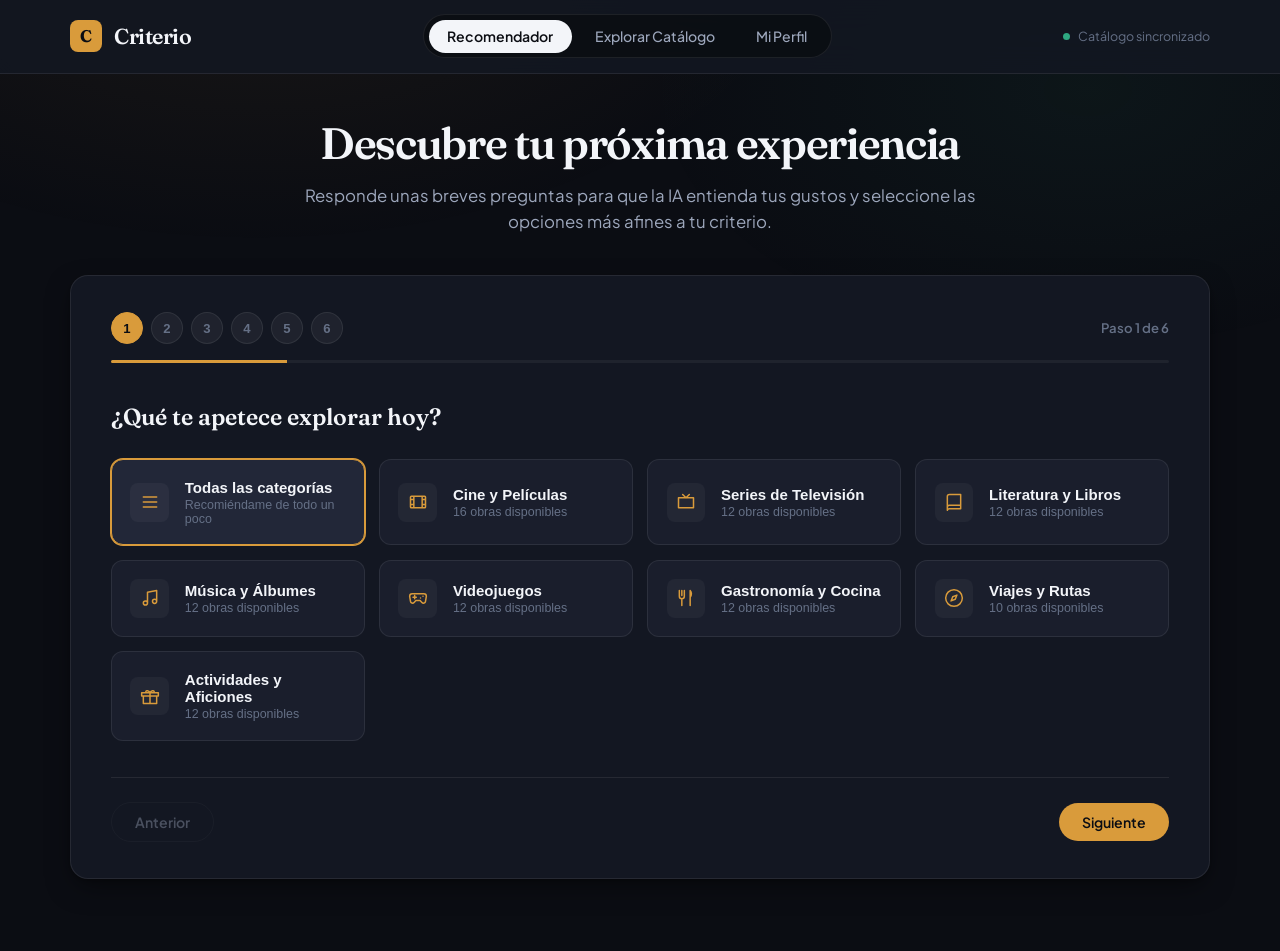
<file: recomendador.html>
<!DOCTYPE html>
<html lang="es">
<head>
  <meta charset="UTF-8" />
  <meta name="viewport" content="width=device-width, initial-scale=1.0" />
  <meta name="color-scheme" content="dark" />
  <title>Criterio — Recomendador Inteligente</title>
  <link rel="preconnect" href="https://fonts.googleapis.com" />
  <link rel="preconnect" href="https://fonts.gstatic.com" crossorigin />
  <link
    href="https://fonts.googleapis.com/css2?family=Fraunces:opsz,wght@9..144,500;9..144,600;9..144,700&family=Plus+Jakarta+Sans:wght@400;500;600;700&display=swap"
    rel="stylesheet"
  />
  <style>
:root {
  color-scheme: dark;
  --bg-main: #0b0d13;
  --bg-surface: #131722;
  --bg-surface-elevated: #1a1e2c;
  --bg-surface-hover: #222738;
  --bg-glass: rgba(19, 23, 34, 0.88);

  --text-main: #f3f5f9;
  --text-secondary: #9da7bc;
  --text-muted: #657086;

  --accent-gold: #d99b3b;
  --accent-gold-hover: #e8ab4d;
  --accent-gold-soft: rgba(217, 155, 59, 0.12);
  --accent-gold-border: rgba(217, 155, 59, 0.35);

  --accent-sage: #2ea881;
  --accent-sage-soft: rgba(46, 168, 129, 0.12);

  --border-subtle: rgba(255, 255, 255, 0.08);
  --border-medium: rgba(255, 255, 255, 0.15);

  --radius-sm: 8px;
  --radius-md: 12px;
  --radius-lg: 18px;
  --radius-pill: 9999px;

  --font-serif: "Fraunces", Georgia, serif;
  --font-sans: "Plus Jakarta Sans", system-ui, -apple-system, sans-serif;

  --shadow-sm: 0 2px 8px rgba(0, 0, 0, 0.3);
  --shadow-card: 0 10px 28px -6px rgba(0, 0, 0, 0.5), 0 2px 6px -1px rgba(0, 0, 0, 0.3);
  --shadow-elevated: 0 16px 36px -8px rgba(0, 0, 0, 0.65), 0 4px 12px rgba(0, 0, 0, 0.4);
}

*,
*::before,
*::after {
  box-sizing: border-box;
}

html,
body {
  margin: 0;
  padding: 0;
  background-color: var(--bg-main);
  color: var(--text-main);
  font-family: var(--font-sans);
  line-height: 1.55;
  -webkit-font-smoothing: antialiased;
}

.canvas-ambient {
  position: fixed;
  inset: 0;
  pointer-events: none;
  z-index: 0;
  background:
    radial-gradient(60rem 35rem at 20% -10%, rgba(217, 155, 59, 0.08), transparent 60%),
    radial-gradient(50rem 30rem at 85% 10%, rgba(46, 168, 129, 0.06), transparent 55%);
}

.container {
  position: relative;
  z-index: 1;
  width: min(1140px, 100% - 3rem);
  margin-inline: auto;
}

:focus-visible {
  outline: 2px solid var(--accent-gold);
  outline-offset: 2px;
}

/* ==========================================================================
   NAVBAR
   ========================================================================== */
.navbar {
  position: sticky;
  top: 0;
  z-index: 50;
  background: var(--bg-glass);
  backdrop-filter: blur(16px);
  border-bottom: 1px solid var(--border-subtle);
  padding-block: 0.9rem;
}

.navbar-inner {
  display: flex;
  align-items: center;
  justify-content: space-between;
  gap: 1.5rem;
}

.brand {
  display: flex;
  align-items: center;
  gap: 0.75rem;
  text-decoration: none;
  color: var(--text-main);
}

.brand-badge {
  display: inline-flex;
  align-items: center;
  justify-content: center;
  width: 2rem;
  height: 2rem;
  background: var(--accent-gold);
  color: #0b0d13;
  font-family: var(--font-serif);
  font-weight: 700;
  font-size: 1.05rem;
  border-radius: var(--radius-sm);
}

.brand-name {
  font-family: var(--font-serif);
  font-size: 1.35rem;
  font-weight: 600;
  letter-spacing: -0.02em;
}

.nav-shelf {
  display: flex;
  align-items: center;
  gap: 0.3rem;
  background: rgba(0, 0, 0, 0.35);
  padding: 0.3rem;
  border-radius: var(--radius-pill);
  border: 1px solid var(--border-subtle);
}

.nav-link {
  background: transparent;
  border: none;
  color: var(--text-secondary);
  font-family: var(--font-sans);
  font-size: 0.88rem;
  font-weight: 500;
  padding: 0.45rem 1.15rem;
  border-radius: var(--radius-pill);
  cursor: pointer;
  transition: all 180ms ease;
  white-space: nowrap;
}

.nav-link:hover {
  color: var(--text-main);
  background: rgba(255, 255, 255, 0.05);
}

.nav-link.is-active {
  color: #0b0d13;
  background: var(--text-main);
  font-weight: 600;
}

.navbar-status {
  display: flex;
  align-items: center;
  gap: 0.5rem;
  font-size: 0.78rem;
  color: var(--text-muted);
}

.status-dot {
  width: 7px;
  height: 7px;
  border-radius: 50%;
  background: var(--accent-sage);
}

/* ==========================================================================
   HERO CLEAN (SIN PARRAFOS REPETITIVOS NI TEXTOS PEQUEÑOS EN ORÍLLAS)
   ========================================================================== */
.page-viewport {
  padding-block: 2.75rem 4.5rem;
}

.view[hidden] {
  display: none !important;
}

.hero-clean {
  text-align: center;
  max-width: 680px;
  margin: 0 auto 2.5rem;
}

.hero-clean.compact {
  text-align: left;
  max-width: none;
  margin: 0 0 1.75rem;
}

.hero-clean h1 {
  font-family: var(--font-serif);
  font-size: clamp(2rem, 3.5vw, 2.75rem);
  font-weight: 600;
  letter-spacing: -0.03em;
  line-height: 1.18;
  margin: 0 0 0.85rem;
  color: var(--text-main);
}

.hero-lead {
  font-size: 1.05rem;
  color: var(--text-secondary);
  line-height: 1.55;
  margin: 0;
}

/* ==========================================================================
   FORM CONTAINER CARD
   ========================================================================== */
.form-card {
  background: var(--bg-surface);
  border: 1px solid var(--border-subtle);
  border-radius: var(--radius-lg);
  box-shadow: var(--shadow-card);
  padding: 2.25rem 2.5rem;
  position: relative;
}

.stepper-header {
  display: flex;
  align-items: center;
  justify-content: space-between;
  margin-bottom: 1rem;
}

.stepper-dots {
  display: flex;
  align-items: center;
  gap: 0.5rem;
}

.step-dot {
  width: 2rem;
  height: 2rem;
  border-radius: 50%;
  background: rgba(255, 255, 255, 0.05);
  border: 1px solid var(--border-subtle);
  color: var(--text-muted);
  font-size: 0.82rem;
  font-weight: 600;
  display: inline-flex;
  align-items: center;
  justify-content: center;
  cursor: pointer;
  transition: all 180ms ease;
}

.step-dot:hover:not(:disabled) {
  border-color: var(--border-medium);
  color: var(--text-main);
}

.step-dot.is-active {
  background: var(--accent-gold);
  border-color: var(--accent-gold);
  color: #0b0d13;
}

.step-dot.is-completed {
  background: var(--accent-sage-soft);
  border-color: var(--accent-sage);
  color: var(--accent-sage);
}

.step-indicator {
  font-size: 0.82rem;
  font-weight: 600;
  color: var(--text-muted);
}

.stepper-bar {
  height: 3px;
  background: rgba(255, 255, 255, 0.05);
  border-radius: var(--radius-pill);
  overflow: hidden;
  margin-bottom: 2.25rem;
}

.stepper-fill {
  height: 100%;
  width: 16.66%;
  background: var(--accent-gold);
  transition: width 240ms ease;
}

/* ==========================================================================
   STAGE & QUESTIONS
   ========================================================================== */
.stage-body {
  min-height: 340px;
}

.stage-title {
  font-family: var(--font-serif);
  font-size: 1.45rem;
  font-weight: 600;
  margin: 0 0 1.5rem;
  color: var(--text-main);
}

/* Step 1: Categories */
.category-grid {
  display: grid;
  grid-template-columns: repeat(auto-fill, minmax(230px, 1fr));
  gap: 0.9rem;
}

.category-card {
  background: var(--bg-surface-elevated);
  border: 1px solid var(--border-subtle);
  border-radius: var(--radius-md);
  padding: 1.15rem;
  cursor: pointer;
  transition: all 160ms ease;
  display: flex;
  align-items: center;
  gap: 1rem;
  text-align: left;
}

.category-card:hover {
  background: var(--bg-surface-hover);
  border-color: var(--border-medium);
  transform: translateY(-2px);
}

.category-card.is-selected {
  background: var(--bg-surface-hover);
  border-color: var(--accent-gold);
  box-shadow: 0 0 0 1px var(--accent-gold);
}

.category-card-icon {
  width: 2.4rem;
  height: 2.4rem;
  border-radius: var(--radius-sm);
  background: rgba(255, 255, 255, 0.04);
  color: var(--accent-gold);
  display: inline-flex;
  align-items: center;
  justify-content: center;
  flex-shrink: 0;
}

.category-card-icon svg {
  width: 1.25rem;
  height: 1.25rem;
}

.category-card-info strong {
  display: block;
  font-size: 0.94rem;
  color: var(--text-main);
}

.category-card-info span {
  display: block;
  font-size: 0.78rem;
  color: var(--text-muted);
  margin-top: 0.15rem;
}

/* Step 2: Cultural References */
.references-grid {
  display: grid;
  grid-template-columns: repeat(auto-fill, minmax(280px, 1fr));
  gap: 0.85rem;
  margin-bottom: 1.5rem;
}

.reference-card {
  background: var(--bg-surface-elevated);
  border: 1px solid var(--border-subtle);
  border-radius: var(--radius-md);
  padding: 0.95rem 1.15rem;
  cursor: pointer;
  transition: all 160ms ease;
  display: flex;
  align-items: center;
  justify-content: space-between;
  gap: 0.75rem;
}

.reference-card:hover {
  background: var(--bg-surface-hover);
  border-color: var(--border-medium);
}

.reference-card.is-selected {
  background: var(--accent-gold-soft);
  border-color: var(--accent-gold);
}

.reference-card strong {
  font-size: 0.92rem;
  font-weight: 600;
  color: var(--text-main);
}

.custom-input-box {
  background: rgba(0, 0, 0, 0.25);
  border: 1px dashed var(--border-medium);
  border-radius: var(--radius-md);
  padding: 1.15rem 1.25rem;
}

.custom-input-box label {
  display: block;
  font-size: 0.85rem;
  color: var(--text-secondary);
  margin-bottom: 0.5rem;
}

/* Step 3: Attributes */
.attributes-grid {
  display: grid;
  grid-template-columns: repeat(auto-fill, minmax(260px, 1fr));
  gap: 0.85rem;
}

.attribute-card {
  background: var(--bg-surface-elevated);
  border: 1px solid var(--border-subtle);
  border-radius: var(--radius-md);
  padding: 1.15rem;
  cursor: pointer;
  transition: all 160ms ease;
}

.attribute-card:hover {
  background: var(--bg-surface-hover);
  border-color: var(--border-medium);
}

.attribute-card.is-selected {
  background: var(--accent-sage-soft);
  border-color: var(--accent-sage);
}

.attribute-card h4 {
  margin: 0 0 0.35rem;
  font-size: 0.94rem;
  color: var(--text-main);
}

.attribute-card p {
  margin: 0;
  font-size: 0.82rem;
  color: var(--text-secondary);
  line-height: 1.45;
}

/* Step 4: Format & Company */
.format-stack {
  display: flex;
  flex-direction: column;
  gap: 1.75rem;
}

.format-group label {
  display: block;
  font-size: 0.84rem;
  font-weight: 600;
  color: var(--text-secondary);
  margin-bottom: 0.65rem;
}

.chips-row {
  display: flex;
  flex-wrap: wrap;
  gap: 0.5rem;
}

.choice-chip {
  background: var(--bg-surface-elevated);
  border: 1px solid var(--border-subtle);
  color: var(--text-secondary);
  padding: 0.55rem 1.1rem;
  border-radius: var(--radius-pill);
  font-family: var(--font-sans);
  font-size: 0.85rem;
  font-weight: 500;
  cursor: pointer;
  transition: all 160ms ease;
}

.choice-chip:hover {
  color: var(--text-main);
  border-color: var(--border-medium);
}

.choice-chip.is-selected {
  background: var(--accent-gold);
  border-color: var(--accent-gold);
  color: #0b0d13;
  font-weight: 600;
}

/* Step 5: Exclusions */
.exclusions-grid {
  display: grid;
  grid-template-columns: repeat(auto-fill, minmax(280px, 1fr));
  gap: 0.85rem;
}

.exclusion-card {
  background: var(--bg-surface-elevated);
  border: 1px solid var(--border-subtle);
  border-radius: var(--radius-md);
  padding: 1.05rem 1.2rem;
  cursor: pointer;
  transition: all 160ms ease;
  display: flex;
  align-items: center;
  justify-content: space-between;
  gap: 0.75rem;
}

.exclusion-card:hover {
  border-color: var(--border-medium);
}

.exclusion-card.is-selected {
  background: rgba(200, 90, 62, 0.12);
  border-color: #c85a3e;
}

.exclusion-card span {
  font-size: 0.9rem;
  color: var(--text-main);
}

.exclusion-indicator {
  font-size: 0.72rem;
  font-weight: 700;
  text-transform: uppercase;
  color: var(--text-muted);
}

.exclusion-card.is-selected .exclusion-indicator {
  color: #c85a3e;
}

/* Step 6: Free text and Profile name */
.step-final-layout {
  display: grid;
  grid-template-columns: 1.4fr 1fr;
  gap: 2rem;
}

.textarea-input {
  width: 100%;
  min-height: 120px;
  background: var(--bg-surface-elevated);
  border: 1px solid var(--border-subtle);
  border-radius: var(--radius-md);
  color: var(--text-main);
  font-family: var(--font-sans);
  font-size: 0.92rem;
  padding: 0.85rem 1rem;
  resize: vertical;
  line-height: 1.5;
  transition: border-color 160ms ease;
}

.textarea-input:focus {
  outline: none;
  border-color: var(--accent-gold);
}

.prompt-suggestions {
  display: flex;
  flex-direction: column;
  gap: 0.45rem;
  margin-top: 0.75rem;
}

.prompt-btn {
  background: transparent;
  border: 1px solid var(--border-subtle);
  color: var(--text-muted);
  font-size: 0.8rem;
  text-align: left;
  padding: 0.45rem 0.75rem;
  border-radius: var(--radius-sm);
  cursor: pointer;
  transition: all 140ms ease;
}

.prompt-btn:hover {
  background: rgba(255, 255, 255, 0.04);
  color: var(--text-main);
  border-color: var(--border-medium);
}

.profile-box {
  background: var(--bg-surface-elevated);
  border: 1px solid var(--border-subtle);
  border-radius: var(--radius-md);
  padding: 1.5rem;
  display: flex;
  flex-direction: column;
  gap: 1.15rem;
}

.input-text {
  width: 100%;
  background: var(--bg-main);
  border: 1px solid var(--border-subtle);
  border-radius: var(--radius-sm);
  color: var(--text-main);
  font-family: var(--font-sans);
  font-size: 0.92rem;
  padding: 0.65rem 0.85rem;
}

.input-text:focus {
  outline: none;
  border-color: var(--accent-gold);
}

/* Stepper Actions */
.stepper-actions {
  display: flex;
  align-items: center;
  justify-content: space-between;
  margin-top: 2.25rem;
  padding-top: 1.5rem;
  border-top: 1px solid var(--border-subtle);
}

.btn {
  display: inline-flex;
  align-items: center;
  justify-content: center;
  gap: 0.5rem;
  padding: 0.65rem 1.45rem;
  border-radius: var(--radius-pill);
  font-family: var(--font-sans);
  font-size: 0.88rem;
  font-weight: 600;
  cursor: pointer;
  transition: all 160ms ease;
  border: none;
  text-decoration: none;
}

.btn.is-primary {
  background: var(--accent-gold);
  color: #0b0d13;
}

.btn.is-primary:hover {
  background: var(--accent-gold-hover);
  transform: translateY(-1px);
}

.btn.is-ghost {
  background: transparent;
  color: var(--text-secondary);
  border: 1px solid var(--border-subtle);
}

.btn.is-ghost:hover {
  color: var(--text-main);
  border-color: var(--border-medium);
}

.btn.is-full {
  width: 100%;
}

.btn:disabled {
  opacity: 0.4;
  cursor: not-allowed;
  transform: none !important;
}

/* ==========================================================================
   RESULTS WRAPPER & CARDS
   ========================================================================== */
.results-wrapper {
  margin-top: 3.5rem;
}

.results-header {
  display: flex;
  align-items: flex-start;
  justify-content: space-between;
  gap: 1.5rem;
  margin-bottom: 1.5rem;
}

.results-header h2 {
  font-family: var(--font-serif);
  font-size: 1.85rem;
  font-weight: 600;
  letter-spacing: -0.02em;
  margin: 0 0 0.35rem;
  color: var(--text-main);
}

.results-summary {
  font-size: 0.95rem;
  color: var(--text-secondary);
  margin: 0;
  max-width: 620px;
}

.results-actions {
  display: flex;
  gap: 0.6rem;
  flex-shrink: 0;
}

.filter-pills-row {
  display: flex;
  flex-wrap: wrap;
  gap: 0.45rem;
  margin-bottom: 1.75rem;
}

.pill-tag {
  display: inline-flex;
  align-items: center;
  padding: 0.3rem 0.75rem;
  background: var(--bg-surface);
  border: 1px solid var(--border-subtle);
  border-radius: var(--radius-pill);
  font-size: 0.78rem;
  color: var(--text-secondary);
}

.cards-grid {
  display: grid;
  grid-template-columns: repeat(auto-fill, minmax(330px, 1fr));
  gap: 1.35rem;
}

.item-card {
  background: var(--bg-surface);
  border: 1px solid var(--border-subtle);
  border-radius: var(--radius-lg);
  padding: 1.5rem;
  display: flex;
  flex-direction: column;
  justify-content: space-between;
  box-shadow: var(--shadow-card);
  transition: all 180ms ease;
  position: relative;
}

.item-card:hover {
  border-color: var(--border-medium);
  transform: translateY(-3px);
  box-shadow: var(--shadow-elevated);
}

.item-card-top {
  display: flex;
  align-items: center;
  justify-content: space-between;
  gap: 0.5rem;
  margin-bottom: 0.85rem;
}

.badge-pill {
  display: inline-flex;
  align-items: center;
  padding: 0.25rem 0.65rem;
  background: rgba(255, 255, 255, 0.05);
  border: 1px solid var(--border-subtle);
  border-radius: var(--radius-pill);
  font-size: 0.72rem;
  font-weight: 600;
  text-transform: uppercase;
  letter-spacing: 0.05em;
  color: var(--text-secondary);
}

.affinity-badge {
  display: inline-flex;
  align-items: center;
  padding: 0.25rem 0.65rem;
  background: var(--accent-sage-soft);
  color: var(--accent-sage);
  border: 1px solid rgba(46, 168, 129, 0.25);
  border-radius: var(--radius-pill);
  font-size: 0.76rem;
  font-weight: 700;
}

.item-card-title {
  font-family: var(--font-serif);
  font-size: 1.25rem;
  font-weight: 600;
  margin: 0 0 0.5rem;
  color: var(--text-main);
  line-height: 1.3;
}

.item-card-desc {
  font-size: 0.88rem;
  color: var(--text-secondary);
  line-height: 1.5;
  margin: 0 0 1rem;
}

.match-reason {
  font-size: 0.8rem;
  color: var(--accent-gold);
  margin: 0 0 1.25rem;
  line-height: 1.45;
}

.item-card-bottom {
  display: flex;
  align-items: center;
  justify-content: space-between;
  gap: 0.5rem;
  padding-top: 1rem;
  border-top: 1px solid var(--border-subtle);
}

.rating-pills-row {
  display: flex;
  align-items: center;
  gap: 0.25rem;
}

.rate-btn {
  width: 1.85rem;
  height: 1.85rem;
  border-radius: var(--radius-sm);
  background: var(--bg-surface-elevated);
  border: 1px solid var(--border-subtle);
  color: var(--text-secondary);
  font-size: 0.78rem;
  font-weight: 600;
  cursor: pointer;
  transition: all 140ms ease;
  display: inline-flex;
  align-items: center;
  justify-content: center;
  padding: 0;
}

.rate-btn:hover {
  background: var(--accent-gold-soft);
  color: var(--accent-gold);
  border-color: var(--accent-gold-border);
}

.rate-btn.is-active {
  background: var(--accent-gold);
  color: #0b0d13;
  border-color: var(--accent-gold);
}

/* ==========================================================================
   EXPLORER & CLUSTERS TEMÁTICOS (ORGANIZACIÓN POR CLUSTERS)
   ========================================================================== */
.search-bar-row {
  display: flex;
  gap: 0.75rem;
  margin-bottom: 1.75rem;
}

.search-input-wrap {
  flex: 1;
}

.search-input-wrap input {
  width: 100%;
  background: var(--bg-surface);
  border: 1px solid var(--border-subtle);
  border-radius: var(--radius-pill);
  padding: 0.8rem 1.35rem;
  color: var(--text-main);
  font-family: var(--font-sans);
  font-size: 0.94rem;
}

.search-input-wrap input:focus {
  outline: none;
  border-color: var(--accent-gold);
}

.thematic-clusters-section {
  margin-bottom: 1.5rem;
}

.section-label {
  display: block;
  font-size: 0.8rem;
  font-weight: 700;
  text-transform: uppercase;
  letter-spacing: 0.08em;
  color: var(--text-muted);
  margin-bottom: 0.75rem;
}

.cluster-chips-row {
  display: flex;
  flex-wrap: wrap;
  gap: 0.5rem;
}

.cluster-chip {
  background: var(--bg-surface);
  border: 1px solid var(--border-subtle);
  color: var(--text-secondary);
  padding: 0.45rem 0.95rem;
  border-radius: var(--radius-pill);
  font-size: 0.82rem;
  font-weight: 500;
  cursor: pointer;
  transition: all 160ms ease;
}

.cluster-chip:hover {
  color: var(--text-main);
  border-color: var(--border-medium);
}

.cluster-chip.is-active {
  background: var(--accent-gold-soft);
  border-color: var(--accent-gold);
  color: var(--accent-gold);
  font-weight: 600;
}

.categories-filter-strip {
  display: flex;
  flex-wrap: wrap;
  gap: 0.45rem;
  margin-bottom: 1.75rem;
  padding-top: 1rem;
  border-top: 1px solid var(--border-subtle);
}

.category-chip {
  background: transparent;
  border: 1px solid var(--border-subtle);
  color: var(--text-muted);
  padding: 0.35rem 0.85rem;
  border-radius: var(--radius-pill);
  font-size: 0.8rem;
  font-weight: 500;
  cursor: pointer;
  transition: all 140ms ease;
}

.category-chip:hover {
  color: var(--text-main);
  border-color: var(--border-medium);
}

.category-chip.is-active {
  background: var(--text-main);
  color: #0b0d13;
  font-weight: 600;
}

/* ==========================================================================
   PROFILE
   ========================================================================== */
.profile-layout {
  display: grid;
  grid-template-columns: 320px 1fr;
  gap: 2rem;
  align-items: start;
}

.profile-sidebar {
  display: flex;
  flex-direction: column;
  gap: 1.25rem;
}

.profile-sidebar h3 {
  font-family: var(--font-serif);
  font-size: 1.25rem;
  margin: 0;
  color: var(--text-main);
}

.field-item {
  display: flex;
  flex-direction: column;
  gap: 0.4rem;
}

.field-item label {
  font-size: 0.82rem;
  color: var(--text-secondary);
}

.dropdown-select {
  background: var(--bg-main);
  border: 1px solid var(--border-subtle);
  border-radius: var(--radius-sm);
  color: var(--text-main);
  font-family: var(--font-sans);
  font-size: 0.86rem;
  padding: 0.55rem 0.75rem;
}

.dropdown-select:focus {
  outline: none;
  border-color: var(--accent-gold);
}

.profile-content {
  display: flex;
  flex-direction: column;
  gap: 2.5rem;
}

.section-block h3 {
  font-family: var(--font-serif);
  font-size: 1.35rem;
  margin: 0 0 1rem;
  color: var(--text-main);
}

.history-list {
  display: grid;
  grid-template-columns: repeat(auto-fill, minmax(280px, 1fr));
  gap: 0.85rem;
}

.history-card {
  background: var(--bg-surface);
  border: 1px solid var(--border-subtle);
  border-radius: var(--radius-md);
  padding: 1rem 1.15rem;
  display: flex;
  align-items: center;
  justify-content: space-between;
  gap: 0.75rem;
}

.history-card strong {
  display: block;
  font-size: 0.9rem;
  color: var(--text-main);
}

.history-card span {
  font-size: 0.76rem;
  color: var(--text-muted);
}

.history-badge {
  padding: 0.2rem 0.55rem;
  background: var(--accent-gold-soft);
  color: var(--accent-gold);
  border-radius: var(--radius-sm);
  font-size: 0.78rem;
  font-weight: 700;
}

/* ==========================================================================
   MODAL
   ========================================================================== */
.modal-dialog {
  background: transparent;
  border: none;
  padding: 0;
  max-width: 620px;
  width: 90%;
  color: var(--text-main);
}

.modal-dialog::backdrop {
  background: rgba(0, 0, 0, 0.75);
  backdrop-filter: blur(8px);
}

.modal-content {
  background: var(--bg-surface);
  border: 1px solid var(--border-subtle);
  border-radius: var(--radius-lg);
  padding: 2.25rem;
  box-shadow: var(--shadow-elevated);
}

.modal-header {
  display: flex;
  align-items: flex-start;
  justify-content: space-between;
  gap: 1rem;
  margin-bottom: 1.25rem;
}

.modal-header h2 {
  font-family: var(--font-serif);
  font-size: 1.55rem;
  margin: 0.35rem 0 0;
  color: var(--text-main);
}

.btn-close {
  background: transparent;
  border: none;
  color: var(--text-muted);
  cursor: pointer;
  padding: 0.25rem;
  display: inline-flex;
  align-items: center;
  justify-content: center;
}

.btn-close svg {
  width: 1.25rem;
  height: 1.25rem;
}

.btn-close:hover {
  color: var(--text-main);
}

.modal-description {
  font-size: 0.94rem;
  color: var(--text-secondary);
  line-height: 1.6;
  margin: 0 0 1.25rem;
}

.tags-row {
  display: flex;
  flex-wrap: wrap;
  gap: 0.4rem;
  margin-bottom: 1.25rem;
}

.meta-row {
  display: grid;
  grid-template-columns: repeat(auto-fit, minmax(130px, 1fr));
  gap: 0.65rem;
  background: var(--bg-surface-elevated);
  border-radius: var(--radius-md);
  padding: 0.85rem 1rem;
  margin-bottom: 1.5rem;
}

.meta-unit span {
  display: block;
  font-size: 0.72rem;
  text-transform: uppercase;
  color: var(--text-muted);
}

.meta-unit strong {
  display: block;
  font-size: 0.88rem;
  color: var(--text-main);
  margin-top: 0.15rem;
}

.rating-strip-section {
  display: flex;
  align-items: center;
  justify-content: space-between;
  gap: 1rem;
  padding-block: 1rem;
  border-block: 1px solid var(--border-subtle);
  margin-bottom: 1.5rem;
}

.rating-strip-section span {
  font-size: 0.86rem;
  color: var(--text-secondary);
}

.numeric-stars {
  display: flex;
  gap: 0.35rem;
}

.similar-items-section h4 {
  font-size: 0.92rem;
  margin: 0 0 0.85rem;
  color: var(--text-main);
}

.similars-grid {
  display: grid;
  grid-template-columns: repeat(auto-fill, minmax(150px, 1fr));
  gap: 0.65rem;
}

.similar-card {
  background: var(--bg-surface-elevated);
  border: 1px solid var(--border-subtle);
  border-radius: var(--radius-sm);
  padding: 0.65rem 0.85rem;
  cursor: pointer;
  transition: all 140ms ease;
}

.similar-card:hover {
  border-color: var(--accent-gold);
}

.similar-card strong {
  display: block;
  font-size: 0.84rem;
  color: var(--text-main);
  white-space: nowrap;
  overflow: hidden;
  text-overflow: ellipsis;
}

.similar-card span {
  font-size: 0.72rem;
  color: var(--text-muted);
}

/* ==========================================================================
   TOASTS
   ========================================================================== */
.toast-dock {
  position: fixed;
  bottom: 1.5rem;
  right: 1.5rem;
  display: flex;
  flex-direction: column;
  gap: 0.5rem;
  z-index: 99;
}

.toast {
  background: var(--bg-surface-elevated);
  border: 1px solid var(--border-medium);
  border-left: 3px solid var(--accent-gold);
  border-radius: var(--radius-sm);
  padding: 0.75rem 1.15rem;
  font-size: 0.86rem;
  color: var(--text-main);
  box-shadow: var(--shadow-elevated);
}

@media (max-width: 860px) {
  .profile-layout {
    grid-template-columns: 1fr;
  }
  .step-final-layout {
    grid-template-columns: 1fr;
  }
}

@media (max-width: 640px) {
  .navbar-inner {
    flex-direction: column;
    align-items: stretch;
  }
  .nav-shelf {
    overflow-x: auto;
  }
  .results-header {
    flex-direction: column;
  }
}

  </style>
</head>
<body>

  <div class="canvas-ambient" aria-hidden="true"></div>

  <!-- NAVEGACIÓN PRINCIPAL -->
  <header class="navbar">
    <div class="container navbar-inner">
      <div class="brand">
        <span class="brand-badge">C</span>
        <span class="brand-name">Criterio</span>
      </div>

      <nav class="nav-shelf" aria-label="Navegación principal">
        <button type="button" class="nav-link is-active" data-view="wizard">Recomendador</button>
        <button type="button" class="nav-link" data-view="explorar">Explorar Catálogo</button>
        <button type="button" class="nav-link" data-view="perfil">Mi Perfil</button>
      </nav>

      <div class="navbar-status">
        <span class="status-dot" aria-hidden="true"></span>
        <span id="catalog-count-badge">Catálogo sincronizado</span>
      </div>
    </div>
  </header>

  <main class="container page-viewport">
    <!-- VISTA 1: RECOMENDADOR INTERACTIVO CON IA -->
    <section id="view-wizard" class="view is-active" aria-labelledby="wizard-title">
      <div class="hero-clean">
        <h1 id="wizard-title">Descubre tu próxima experiencia</h1>
        <p class="hero-lead">
          Responde unas breves preguntas para que la IA entienda tus gustos y seleccione las opciones más afines a tu criterio.
        </p>
      </div>

      <!-- CONTENEDOR DEL CUESTIONARIO -->
      <div id="wizard-shell" class="form-card">
        <div class="stepper-header">
          <div class="stepper-dots" id="step-dots" role="tablist" aria-label="Etapas del formulario"></div>
          <span class="step-indicator" id="step-label">Paso 1 de 6</span>
        </div>
        <div class="stepper-bar" aria-hidden="true">
          <div class="stepper-fill" id="stepper-progress"></div>
        </div>

        <div id="wizard-stage" class="stage-body"></div>

        <div class="stepper-actions">
          <button type="button" class="btn is-ghost" id="btn-prev">Anterior</button>
          <button type="button" class="btn is-primary" id="btn-next">Siguiente</button>
        </div>
      </div>

      <!-- CONTENEDOR DE RESULTADOS DE RECOMENDACIÓN -->
      <div id="wizard-results" class="results-wrapper" hidden>
        <div class="results-header">
          <div>
            <h2>Recomendaciones personalizadas</h2>
            <p class="results-summary" id="results-explanation"></p>
          </div>
          <div class="results-actions">
            <button type="button" class="btn is-ghost" id="btn-edit-quiz">Modificar gustos</button>
            <button type="button" class="btn is-primary" id="btn-restart-quiz">Nuevo test</button>
          </div>
        </div>

        <div class="filter-pills-row" id="results-filter-row"></div>

        <div id="results-grid" class="cards-grid"></div>
      </div>
    </section>

    <!-- VISTA 2: EXPLORAR CATÁLOGO Y COLECCIONES TEMÁTICAS -->
    <section id="view-explorar" class="view" hidden aria-labelledby="explorar-title">
      <div class="hero-clean compact">
        <h1 id="explorar-title">Explorar Catálogo</h1>
      </div>

      <div class="search-bar-row">
        <div class="search-input-wrap">
          <input
            id="search-input"
            type="search"
            placeholder="Buscar por título, temática, autor o palabras clave..."
            autocomplete="off"
          />
        </div>
        <button type="button" class="btn is-primary" id="btn-search-exec">Buscar</button>
      </div>

      <!-- GRUPOS TEMÁTICOS DERIVADOS DEL CLUSTERING -->
      <div class="thematic-clusters-section">
        <span class="section-label">Colecciones Temáticas</span>
        <div class="cluster-chips-row" id="explore-cluster-chips"></div>
      </div>

      <!-- FILTRO DE CATEGORÍAS -->
      <div class="categories-filter-strip" id="explore-category-chips"></div>

      <div id="explore-grid" class="cards-grid"></div>
    </section>

    <!-- VISTA 3: MI PERFIL Y VALORACIONES -->
    <section id="view-perfil" class="view" hidden aria-labelledby="perfil-title">
      <div class="hero-clean compact">
        <h1 id="perfil-title">Mi Perfil</h1>
      </div>

      <div class="profile-layout">
        <div class="form-card profile-sidebar">
          <h3>Preferencias activas</h3>
          <div class="field-item">
            <label for="profile-user-input">Nombre de usuario</label>
            <input id="profile-user-input" type="text" class="input-text" value="Lector_Curioso" />
          </div>
          <div class="field-item">
            <label for="profile-method-select">Algoritmo de recomendación</label>
            <select id="profile-method-select" class="dropdown-select">
              <option value="combinado" selected>Híbrido (Contenido + Filtrado Colaborativo)</option>
              <option value="contenido">Similitud de Contenido y Atributos</option>
              <option value="colaborativo">Comportamiento Colaborativo (SVD)</option>
              <option value="clustering">Agrupamiento Temático (Clusters)</option>
              <option value="popularidad">Populares y Mejor Valorados</option>
            </select>
          </div>
          <button type="button" class="btn is-primary is-full" id="btn-refresh-profile">
            Actualizar recomendaciones
          </button>
        </div>

        <div class="profile-content">
          <div class="section-block">
            <h3>Sugerencias para tu perfil</h3>
            <div id="profile-recs-grid" class="cards-grid"></div>
          </div>

          <div class="section-block">
            <h3>Obras que has valorado (<span id="profile-ratings-count">0</span>)</h3>
            <div id="profile-history-grid" class="history-list"></div>
          </div>
        </div>
      </div>
    </section>
  </main>

  <!-- MODAL DE DETALLE -->
  <dialog id="item-modal" class="modal-dialog" aria-labelledby="modal-item-title">
    <div class="modal-content">
      <div class="modal-header">
        <div>
          <span class="badge-pill" id="modal-category"></span>
          <h2 id="modal-item-title"></h2>
        </div>
        <button type="button" class="btn-close" id="btn-close-modal" aria-label="Cerrar modal">
          <svg viewBox="0 0 24 24" fill="none" stroke="currentColor" stroke-width="2" stroke-linecap="round">
            <path d="M18 6L6 18M6 6l12 12" />
          </svg>
        </button>
      </div>

      <p class="modal-description" id="modal-desc"></p>
      <div class="tags-row" id="modal-tags"></div>
      <div class="meta-row" id="modal-meta"></div>

      <div class="rating-strip-section">
        <span>Tu calificación:</span>
        <div class="numeric-stars" id="modal-rating-buttons"></div>
      </div>

      <div class="similar-items-section">
        <h4>Obras similares</h4>
        <div class="similars-grid" id="modal-similars-grid"></div>
      </div>
    </div>
  </dialog>

  <div id="toast-dock" class="toast-dock" role="status" aria-live="polite"></div>

  

  <script>

// ============================================================================
// DATOS INCORPORADOS (CATÁLOGO Y PREGUNTAS)
// ============================================================================
const ITEMS_CATALOGO = [
  {
    "id": 1,
    "nombre": "Interestelar",
    "categoria": "peliculas",
    "subcategoria": "Ciencia ficción",
    "descripcion": "Un viaje espacial épico sobre el tiempo, la física y el vínculo entre un padre y su hija.",
    "etiquetas": [
      "ciencia ficcion",
      "espacio",
      "emotivo",
      "banda sonora",
      "futuro"
    ],
    "texto": "Interestelar Ciencia ficción Un viaje espacial épico sobre el tiempo, la física y el vínculo entre un padre y su hija. ciencia ficcion espacio emotivo banda sonora futuro universo astronomia agujero negro familia drama reflexivo tecnologia nolan emotivo economico largo solo pareja amigos",
    "tono": "emotivo",
    "presupuesto": "economico",
    "duracion": "largo",
    "compania": "solo, pareja, amigos",
    "icono": "film"
  },
  {
    "id": 2,
    "nombre": "Spider-Man: Un nuevo universo",
    "categoria": "peliculas",
    "subcategoria": "Animación / Acción",
    "descripcion": "Animación vibrante con ritmo vertiginoso, humor fresco y corazón sobre encontrar tu identidad.",
    "etiquetas": [
      "animacion",
      "accion",
      "superheroes",
      "dinamico",
      "colorido"
    ],
    "texto": "Spider-Man: Un nuevo universo Animación / Acción Animación vibrante con ritmo vertiginoso, humor fresco y corazón sobre encontrar tu identidad. animacion accion superheroes dinamico colorido aventura musica hip hop comedia familia amigos ritmo rapido energia divertido economico medio solo amigos familia",
    "tono": "divertido",
    "presupuesto": "economico",
    "duracion": "medio",
    "compania": "solo, amigos, familia",
    "icono": "film"
  },
  {
    "id": 3,
    "nombre": "Entre navajas y secretos (Knives Out)",
    "categoria": "peliculas",
    "subcategoria": "Misterio / Comedia",
    "descripcion": "Un detective excéntrico investiga un asesinato en una mansión llena de sospechosos brillantes.",
    "etiquetas": [
      "misterio",
      "giros",
      "comedia inteligente",
      "detective",
      "suspenso"
    ],
    "texto": "Entre navajas y secretos (Knives Out) Misterio / Comedia Un detective excéntrico investiga un asesinato en una mansión llena de sospechosos brillantes. misterio giros comedia inteligente detective suspenso enigma investigacion familia herencia ingenio entretenida ritmo agil curioso economico medio pareja amigos familia",
    "tono": "curioso",
    "presupuesto": "economico",
    "duracion": "medio",
    "compania": "pareja, amigos, familia",
    "icono": "film"
  },
  {
    "id": 4,
    "nombre": "El viaje de Chihiro",
    "categoria": "peliculas",
    "subcategoria": "Animación / Fantasía",
    "descripcion": "Fábula mágica de Studio Ghibli sobre un mundo espiritual lleno de criaturas inolvidables.",
    "etiquetas": [
      "animacion",
      "fantasia",
      "magia",
      "nostalgico",
      "arte"
    ],
    "texto": "El viaje de Chihiro Animación / Fantasía Fábula mágica de Studio Ghibli sobre un mundo espiritual lleno de criaturas inolvidables. animacion fantasia magia nostalgico arte ghibli japon espiritual amistad aventura relajado inspirador familia creativo economico medio solo pareja familia",
    "tono": "creativo",
    "presupuesto": "economico",
    "duracion": "medio",
    "compania": "solo, pareja, familia",
    "icono": "film"
  },
  {
    "id": 5,
    "nombre": "Mad Max: Furia en el camino",
    "categoria": "peliculas",
    "subcategoria": "Acción",
    "descripcion": "Persecución implacable por el desierto con dirección visual espectacular y pura adrenalina.",
    "etiquetas": [
      "accion",
      "persecucion",
      "adrenalina",
      "postapocaliptico",
      "intenso"
    ],
    "texto": "Mad Max: Furia en el camino Acción Persecución implacable por el desierto con dirección visual espectacular y pura adrenalina. accion persecucion adrenalina postapocaliptico intenso autos velocidad combate ritmo rapido energia explosion violencia adrenalina economico medio solo amigos",
    "tono": "adrenalina",
    "presupuesto": "economico",
    "duracion": "medio",
    "compania": "solo, amigos",
    "icono": "film"
  },
  {
    "id": 6,
    "nombre": "Cuestión de tiempo (About Time)",
    "categoria": "peliculas",
    "subcategoria": "Romance / Comedia",
    "descripcion": "Un joven descubre que puede viajar en el tiempo y aprende a valorar cada día cotidiano.",
    "etiquetas": [
      "romance",
      "emotivo",
      "familia",
      "comedia",
      "pareja"
    ],
    "texto": "Cuestión de tiempo (About Time) Romance / Comedia Un joven descubre que puede viajar en el tiempo y aprende a valorar cada día cotidiano. romance emotivo familia comedia pareja amor vida cotidiana londres calido sensible nostalgia corazon emotivo economico medio solo pareja",
    "tono": "emotivo",
    "presupuesto": "economico",
    "duracion": "medio",
    "compania": "solo, pareja",
    "icono": "film"
  },
  {
    "id": 7,
    "nombre": "Parásitos",
    "categoria": "peliculas",
    "subcategoria": "Thriller / Drama",
    "descripcion": "Sátira mordaz y llena de tensión sobre dos familias de mundos opuestos que se entrelazan.",
    "etiquetas": [
      "suspenso",
      "giros",
      "critica social",
      "oscuro",
      "inteligente"
    ],
    "texto": "Parásitos Thriller / Drama Sátira mordaz y llena de tensión sobre dos familias de mundos opuestos que se entrelazan. suspenso giros critica social oscuro inteligente corea tension thriller drama sorpresa oscuro psicologico oscuro economico medio solo pareja amigos",
    "tono": "oscuro",
    "presupuesto": "economico",
    "duracion": "medio",
    "compania": "solo, pareja, amigos",
    "icono": "film"
  },
  {
    "id": 8,
    "nombre": "El legado del diablo (Hereditary)",
    "categoria": "peliculas",
    "subcategoria": "Terror psicológico",
    "descripcion": "Terror atmosférico perturbador sobre secretos familiares y una presencia implacable.",
    "etiquetas": [
      "terror",
      "miedo",
      "sustos",
      "oscuro",
      "psicologico"
    ],
    "texto": "El legado del diablo (Hereditary) Terror psicológico Terror atmosférico perturbador sobre secretos familiares y una presencia implacable. terror miedo sustos oscuro psicologico horror casa familia maldicion tension miedo intenso oscuro oscuro economico medio solo amigos",
    "tono": "oscuro",
    "presupuesto": "economico",
    "duracion": "medio",
    "compania": "solo, amigos",
    "icono": "film"
  },
  {
    "id": 9,
    "nombre": "La La Land",
    "categoria": "peliculas",
    "subcategoria": "Musical / Romance",
    "descripcion": "Historia luminosa de dos soñadores en Los Ángeles entre jazz, cine y ambiciones artísticas.",
    "etiquetas": [
      "musical",
      "romance",
      "jazz",
      "arte",
      "nostalgico"
    ],
    "texto": "La La Land Musical / Romance Historia luminosa de dos soñadores en Los Ángeles entre jazz, cine y ambiciones artísticas. musical romance jazz arte nostalgico musica baile suenos amor colores fotografia melancolia creativo emotivo economico medio solo pareja",
    "tono": "emotivo",
    "presupuesto": "economico",
    "duracion": "medio",
    "compania": "solo, pareja",
    "icono": "film"
  },
  {
    "id": 10,
    "nombre": "Mi maestro el pulpo",
    "categoria": "peliculas",
    "subcategoria": "Documental / Naturaleza",
    "descripcion": "Relato íntimo de un cineasta que construye una amistad insólita con un pulpo salvaje.",
    "etiquetas": [
      "documental",
      "naturaleza",
      "mar",
      "relajado",
      "inspirador"
    ],
    "texto": "Mi maestro el pulpo Documental / Naturaleza Relato íntimo de un cineasta que construye una amistad insólita con un pulpo salvaje. documental naturaleza mar relajado inspirador oceano fotografia calma reflexion animales biologo lento contemplativo relajado economico corto solo pareja familia",
    "tono": "relajado",
    "presupuesto": "economico",
    "duracion": "corto",
    "compania": "solo, pareja, familia",
    "icono": "film"
  },
  {
    "id": 11,
    "nombre": "Todo en todas partes al mismo tiempo",
    "categoria": "peliculas",
    "subcategoria": "Ciencia ficción / Comedia",
    "descripcion": "Aventura multiversal absurda, emotiva y desbordante de creatividad visual.",
    "etiquetas": [
      "ciencia ficcion",
      "multiverso",
      "comedia",
      "creativo",
      "accion"
    ],
    "texto": "Todo en todas partes al mismo tiempo Ciencia ficción / Comedia Aventura multiversal absurda, emotiva y desbordante de creatividad visual. ciencia ficcion multiverso comedia creativo accion locura familia artes marciales giros original energia emotivo creativo economico medio solo pareja amigos",
    "tono": "creativo",
    "presupuesto": "economico",
    "duracion": "medio",
    "compania": "solo, pareja, amigos",
    "icono": "film"
  },
  {
    "id": 12,
    "nombre": "Chef (A fuego lento)",
    "categoria": "peliculas",
    "subcategoria": "Comedia / Gastronomía",
    "descripcion": "Un cocinero deja un restaurante rígido para recorrer Estados Unidos en un food truck con su hijo.",
    "etiquetas": [
      "comida",
      "comedia",
      "relajado",
      "familia",
      "viaje"
    ],
    "texto": "Chef (A fuego lento) Comedia / Gastronomía Un cocinero deja un restaurante rígido para recorrer Estados Unidos en un food truck con su hijo. comida comedia relajado familia viaje cocina cubanos musica viaje carretera optimista ligero comida relajado economico medio solo pareja familia",
    "tono": "relajado",
    "presupuesto": "economico",
    "duracion": "medio",
    "compania": "solo, pareja, familia",
    "icono": "film"
  },
  {
    "id": 13,
    "nombre": "Duna: Parte Dos",
    "categoria": "peliculas",
    "subcategoria": "Ciencia ficción / Épica",
    "descripcion": "Epopeya visual monumental en el desierto de Arrakis sobre poder, profecía y destino.",
    "etiquetas": [
      "ciencia ficcion",
      "epica",
      "aventura",
      "visual",
      "intenso"
    ],
    "texto": "Duna: Parte Dos Ciencia ficción / Épica Epopeya visual monumental en el desierto de Arrakis sobre poder, profecía y destino. ciencia ficcion epica aventura visual intenso desierto arena imperio espacio futuro musica hans zimmer largo adrenalina economico largo solo amigos",
    "tono": "adrenalina",
    "presupuesto": "economico",
    "duracion": "largo",
    "compania": "solo, amigos",
    "icono": "film"
  },
  {
    "id": 14,
    "nombre": "El Gran Hotel Budapest",
    "categoria": "peliculas",
    "subcategoria": "Comedia / Aventura",
    "descripcion": "Comedia estilizada de Wes Anderson llena de simetría, humor seco y un robo extravagante.",
    "etiquetas": [
      "comedia",
      "arte",
      "estetica",
      "misterio",
      "creativo"
    ],
    "texto": "El Gran Hotel Budapest Comedia / Aventura Comedia estilizada de Wes Anderson llena de simetría, humor seco y un robo extravagante. comedia arte estetica misterio creativo europa hotel pintura aventura ingenio colorido divertido rapido divertido economico medio solo pareja amigos",
    "tono": "divertido",
    "presupuesto": "economico",
    "duracion": "medio",
    "compania": "solo, pareja, amigos",
    "icono": "film"
  },
  {
    "id": 15,
    "nombre": "Intensamente (Inside Out)",
    "categoria": "peliculas",
    "subcategoria": "Animación / Familia",
    "descripcion": "Viaje tierno e ingenioso al interior de la mente y las emociones humanas.",
    "etiquetas": [
      "animacion",
      "familia",
      "emotivo",
      "psicologia",
      "divertido"
    ],
    "texto": "Intensamente (Inside Out) Animación / Familia Viaje tierno e ingenioso al interior de la mente y las emociones humanas. animacion familia emotivo psicologia divertido ninos mente sentimientos alegria tristeza risa corazon emotivo economico medio solo familia pareja",
    "tono": "emotivo",
    "presupuesto": "economico",
    "duracion": "medio",
    "compania": "solo, familia, pareja",
    "icono": "film"
  },
  {
    "id": 16,
    "nombre": "Blade Runner 2049",
    "categoria": "peliculas",
    "subcategoria": "Ciencia ficción / Noir",
    "descripcion": "Neón, lluvia y preguntas filosóficas sobre memoria e identidad en un futuro distópico.",
    "etiquetas": [
      "ciencia ficcion",
      "cyberpunk",
      "oscuro",
      "visual",
      "reflexivo"
    ],
    "texto": "Blade Runner 2049 Ciencia ficción / Noir Neón, lluvia y preguntas filosóficas sobre memoria e identidad en un futuro distópico. ciencia ficcion cyberpunk oscuro visual reflexivo futuro inteligencia artificial estetica fotografia lento contemplativo oscuro economico largo solo pareja",
    "tono": "oscuro",
    "presupuesto": "economico",
    "duracion": "largo",
    "compania": "solo, pareja",
    "icono": "film"
  },
  {
    "id": 17,
    "nombre": "Dark",
    "categoria": "series",
    "subcategoria": "Ciencia ficción / Misterio",
    "descripcion": "Un enigma intergeneracional de viajes en el tiempo en un pueblo alemán lleno de secretos.",
    "etiquetas": [
      "misterio",
      "ciencia ficcion",
      "oscuro",
      "giros",
      "complejo"
    ],
    "texto": "Dark Ciencia ficción / Misterio Un enigma intergeneracional de viajes en el tiempo en un pueblo alemán lleno de secretos. misterio ciencia ficcion oscuro giros complejo tiempo paradoja suspenso rompecabezas alemania oscuro intenso oscuro economico largo solo pareja",
    "tono": "oscuro",
    "presupuesto": "economico",
    "duracion": "largo",
    "compania": "solo, pareja",
    "icono": "tv"
  },
  {
    "id": 18,
    "nombre": "Ted Lasso",
    "categoria": "series",
    "subcategoria": "Comedia / Feel-good",
    "descripcion": "Un optimista entrenador estadounidense dirige un club de fútbol inglés conquistando corazones.",
    "etiquetas": [
      "comedia",
      "optimista",
      "deportes",
      "amistad",
      "ligero"
    ],
    "texto": "Ted Lasso Comedia / Feel-good Un optimista entrenador estadounidense dirige un club de fútbol inglés conquistando corazones. comedia optimista deportes amistad ligero humor futbol bienestar trabajo en equipo calido divertido facil divertido economico corto solo pareja familia",
    "tono": "divertido",
    "presupuesto": "economico",
    "duracion": "corto",
    "compania": "solo, pareja, familia",
    "icono": "tv"
  },
  {
    "id": 19,
    "nombre": "Severance (Separación)",
    "categoria": "series",
    "subcategoria": "Thriller / Ciencia ficción",
    "descripcion": "Empleados dividen quirúrgicamente sus recuerdos laborales de los personales con inquietantes consecuencias.",
    "etiquetas": [
      "suspenso",
      "ciencia ficcion",
      "oficina",
      "misterio",
      "psicologico"
    ],
    "texto": "Severance (Separación) Thriller / Ciencia ficción Empleados dividen quirúrgicamente sus recuerdos laborales de los personales con inquietantes consecuencias. suspenso ciencia ficcion oficina misterio psicologico tecnologia trabajo misterio estetica minimalista giros tension curioso economico medio solo pareja",
    "tono": "curioso",
    "presupuesto": "economico",
    "duracion": "medio",
    "compania": "solo, pareja",
    "icono": "tv"
  },
  {
    "id": 20,
    "nombre": "The Bear",
    "categoria": "series",
    "subcategoria": "Drama / Gastronomía",
    "descripcion": "Un joven chef de alta cocina intenta rescatar el humilde local familiar de sándwiches en Chicago.",
    "etiquetas": [
      "comida",
      "drama",
      "intenso",
      "cocina",
      "ritmo rapido"
    ],
    "texto": "The Bear Drama / Gastronomía Un joven chef de alta cocina intenta rescatar el humilde local familiar de sándwiches en Chicago. comida drama intenso cocina ritmo rapido restaurante pasion estres familia superacion cocina intenso adrenalina economico corto solo pareja",
    "tono": "adrenalina",
    "presupuesto": "economico",
    "duracion": "corto",
    "compania": "solo, pareja",
    "icono": "tv"
  },
  {
    "id": 21,
    "nombre": "Avatar: La leyenda de Aang",
    "categoria": "series",
    "subcategoria": "Animación / Aventura",
    "descripcion": "Aventura épica de amistad, equilibrio y dominio elemental ideal para cualquier edad.",
    "etiquetas": [
      "animacion",
      "fantasia",
      "aventura",
      "amistad",
      "humor"
    ],
    "texto": "Avatar: La leyenda de Aang Animación / Aventura Aventura épica de amistad, equilibrio y dominio elemental ideal para cualquier edad. animacion fantasia aventura amistad humor elementos viaje equipo sabiduria accion familia divertido creativo economico medio solo amigos familia",
    "tono": "creativo",
    "presupuesto": "economico",
    "duracion": "medio",
    "compania": "solo, amigos, familia",
    "icono": "tv"
  },
  {
    "id": 22,
    "nombre": "Nuestro Planeta",
    "categoria": "series",
    "subcategoria": "Documental / Naturaleza",
    "descripcion": "Imágenes asombrosas de ecosistemas salvajes narradas con calma y belleza cinematográfica.",
    "etiquetas": [
      "documental",
      "naturaleza",
      "relajado",
      "fotografia",
      "animales"
    ],
    "texto": "Nuestro Planeta Documental / Naturaleza Imágenes asombrosas de ecosistemas salvajes narradas con calma y belleza cinematográfica. documental naturaleza relajado fotografia animales tierra bosques oceanos calma aprender contemplativo familia relajado economico medio solo pareja familia",
    "tono": "relajado",
    "presupuesto": "economico",
    "duracion": "medio",
    "compania": "solo, pareja, familia",
    "icono": "tv"
  },
  {
    "id": 23,
    "nombre": "Arcane",
    "categoria": "series",
    "subcategoria": "Animación / Acción",
    "descripcion": "Obra visual deslumbrante sobre dos hermanas en ciudades enfrentadas entre magia y tecnología.",
    "etiquetas": [
      "animacion",
      "accion",
      "steampunk",
      "arte",
      "emotivo"
    ],
    "texto": "Arcane Animación / Acción Obra visual deslumbrante sobre dos hermanas en ciudades enfrentadas entre magia y tecnología. animacion accion steampunk arte emotivo musica arte conflicto fantasia drama intenso visual adrenalina economico medio solo amigos",
    "tono": "adrenalina",
    "presupuesto": "economico",
    "duracion": "medio",
    "compania": "solo, amigos",
    "icono": "tv"
  },
  {
    "id": 24,
    "nombre": "Only Murders in the Building",
    "categoria": "series",
    "subcategoria": "Misterio / Comedia",
    "descripcion": "Tres vecinos fanáticos del true crime resuelven asesinatos mientras graban su propio pódcast.",
    "etiquetas": [
      "misterio",
      "comedia",
      "ligero",
      "nueva york",
      "enigma"
    ],
    "texto": "Only Murders in the Building Misterio / Comedia Tres vecinos fanáticos del true crime resuelven asesinatos mientras graban su propio pódcast. misterio comedia ligero nueva york enigma podcast detectives diversion vecinos humor suave divertido economico corto solo pareja familia",
    "tono": "divertido",
    "presupuesto": "economico",
    "duracion": "corto",
    "compania": "solo, pareja, familia",
    "icono": "tv"
  },
  {
    "id": 25,
    "nombre": "Black Mirror",
    "categoria": "series",
    "subcategoria": "Antología / Tecnología",
    "descripcion": "Episodios independientes que exploran el lado inquietante de la tecnología y la sociedad moderna.",
    "etiquetas": [
      "tecnologia",
      "ciencia ficcion",
      "oscuro",
      "reflexivo",
      "giros"
    ],
    "texto": "Black Mirror Antología / Tecnología Episodios independientes que exploran el lado inquietante de la tecnología y la sociedad moderna. tecnologia ciencia ficcion oscuro reflexivo giros futuro redes sociales inteligencia artificial distopia corto oscuro economico medio solo amigos",
    "tono": "oscuro",
    "presupuesto": "economico",
    "duracion": "medio",
    "compania": "solo, amigos",
    "icono": "tv"
  },
  {
    "id": 26,
    "nombre": "Frieren: Más allá del final del viaje",
    "categoria": "series",
    "subcategoria": "Anime / Fantasía",
    "descripcion": "Una elfa inmortal reflexiona sobre la amistad y el paso del tiempo tras derrotar al rey demonio.",
    "etiquetas": [
      "anime",
      "fantasia",
      "relajado",
      "emotivo",
      "viaje"
    ],
    "texto": "Frieren: Más allá del final del viaje Anime / Fantasía Una elfa inmortal reflexiona sobre la amistad y el paso del tiempo tras derrotar al rey demonio. anime fantasia relajado emotivo viaje magia nostalgia paisajes calma filosofia aventura contemplativo relajado economico corto solo pareja",
    "tono": "relajado",
    "presupuesto": "economico",
    "duracion": "corto",
    "compania": "solo, pareja",
    "icono": "tv"
  },
  {
    "id": 27,
    "nombre": "Succession",
    "categoria": "series",
    "subcategoria": "Drama / Sátira",
    "descripcion": "Lucha despiadada por el control de un imperio mediático con diálogos afilados.",
    "etiquetas": [
      "drama",
      "negocios",
      "humor negro",
      "familia",
      "intenso"
    ],
    "texto": "Succession Drama / Sátira Lucha despiadada por el control de un imperio mediático con diálogos afilados. drama negocios humor negro familia intenso empresa poder dinero dialogo ingenioso lujo conflicto oscuro economico largo solo pareja",
    "tono": "oscuro",
    "presupuesto": "economico",
    "duracion": "largo",
    "compania": "solo, pareja",
    "icono": "tv"
  },
  {
    "id": 28,
    "nombre": "Chef's Table",
    "categoria": "series",
    "subcategoria": "Documental / Gastronomía",
    "descripcion": "Retratos íntimos y sensoriales de los cocineros más creativos del mundo y sus platos.",
    "etiquetas": [
      "comida",
      "documental",
      "arte",
      "inspirador",
      "viajes"
    ],
    "texto": "Chef's Table Documental / Gastronomía Retratos íntimos y sensoriales de los cocineros más creativos del mundo y sus platos. comida documental arte inspirador viajes gastronomia ingredientes recetas creatividad cultura relajado creativo economico medio solo pareja",
    "tono": "creativo",
    "presupuesto": "economico",
    "duracion": "medio",
    "compania": "solo, pareja",
    "icono": "tv"
  },
  {
    "id": 29,
    "nombre": "Proyecto Hail Mary — Andy Weir",
    "categoria": "libros",
    "subcategoria": "Ciencia ficción",
    "descripcion": "Un astronauta despierta solo en una nave espacial y debe usar la ciencia para salvar la Tierra.",
    "etiquetas": [
      "ciencia ficcion",
      "ciencia",
      "espacio",
      "aventura",
      "optimista"
    ],
    "texto": "Proyecto Hail Mary — Andy Weir Ciencia ficción Un astronauta despierta solo en una nave espacial y debe usar la ciencia para salvar la Tierra. ciencia ficcion ciencia espacio aventura optimista fisica quimica ingenio humor misterio amistad astronauta curioso economico largo solo",
    "tono": "curioso",
    "presupuesto": "economico",
    "duracion": "largo",
    "compania": "solo",
    "icono": "book"
  },
  {
    "id": 30,
    "nombre": "Sapiens: De animales a dioses — Yuval Noah Harari",
    "categoria": "libros",
    "subcategoria": "Historia / Divulgación",
    "descripcion": "Un recorrido fascinante por cómo la humanidad construyó imperios, dinero, ciencia y mitos.",
    "etiquetas": [
      "historia",
      "ciencia",
      "sociedad",
      "curiosidad",
      "ensayo"
    ],
    "texto": "Sapiens: De animales a dioses — Yuval Noah Harari Historia / Divulgación Un recorrido fascinante por cómo la humanidad construyó imperios, dinero, ciencia y mitos. historia ciencia sociedad curiosidad ensayo evolucion imperios cultura filosofia aprender reflexivo curioso economico largo solo",
    "tono": "curioso",
    "presupuesto": "economico",
    "duracion": "largo",
    "compania": "solo",
    "icono": "book"
  },
  {
    "id": 31,
    "nombre": "La sombra del viento — Carlos Ruiz Zafón",
    "categoria": "libros",
    "subcategoria": "Novela / Misterio",
    "descripcion": "En la Barcelona de posguerra, un joven descubre un libro maldito que cambia su destino.",
    "etiquetas": [
      "novela",
      "misterio",
      "nostalgico",
      "barcelona",
      "romance"
    ],
    "texto": "La sombra del viento — Carlos Ruiz Zafón Novela / Misterio En la Barcelona de posguerra, un joven descubre un libro maldito que cambia su destino. novela misterio nostalgico barcelona romance libros secretos amor suspenso historia atmosfera emotivo emotivo economico largo solo",
    "tono": "emotivo",
    "presupuesto": "economico",
    "duracion": "largo",
    "compania": "solo",
    "icono": "book"
  },
  {
    "id": 32,
    "nombre": "Hábitos Atómicos — James Clear",
    "categoria": "libros",
    "subcategoria": "Crecimiento / Productividad",
    "descripcion": "Guía práctica y clara para transformar rutinas diarias con mejoras pequeñas y medibles.",
    "etiquetas": [
      "habitos",
      "productividad",
      "psicologia",
      "practico",
      "negocios"
    ],
    "texto": "Hábitos Atómicos — James Clear Crecimiento / Productividad Guía práctica y clara para transformar rutinas diarias con mejoras pequeñas y medibles. habitos productividad psicologia practico negocios mejora personal metas organizacion trabajo disciplina claro creativo economico medio solo",
    "tono": "creativo",
    "presupuesto": "economico",
    "duracion": "medio",
    "compania": "solo",
    "icono": "book"
  },
  {
    "id": 33,
    "nombre": "El Hobbit — J.R.R. Tolkien",
    "categoria": "libros",
    "subcategoria": "Fantasía / Aventura",
    "descripcion": "Un hobbit hogareño emprende un viaje inesperado lleno de dragones, mapas y camaradería.",
    "etiquetas": [
      "fantasia",
      "aventura",
      "viaje",
      "magia",
      "clasico"
    ],
    "texto": "El Hobbit — J.R.R. Tolkien Fantasía / Aventura Un hobbit hogareño emprende un viaje inesperado lleno de dragones, mapas y camaradería. fantasia aventura viaje magia clasico dragones amistad montanas aventura acogedor entretenido creativo economico medio solo familia",
    "tono": "creativo",
    "presupuesto": "economico",
    "duracion": "medio",
    "compania": "solo, familia",
    "icono": "book"
  },
  {
    "id": 34,
    "nombre": "Sal, grasa, ácido, calor — Samin Nosrat",
    "categoria": "libros",
    "subcategoria": "Cocina / Gastronomía",
    "descripcion": "Domina los cuatro pilares universales de la buena cocina con ilustraciones y humor.",
    "etiquetas": [
      "cocina",
      "comida",
      "recetas",
      "aprender",
      "ilustrado"
    ],
    "texto": "Sal, grasa, ácido, calor — Samin Nosrat Cocina / Gastronomía Domina los cuatro pilares universales de la buena cocina con ilustraciones y humor. cocina comida recetas aprender ilustrado ingredientes tecnicas sabor cocinar creativo casa relajado moderado medio solo pareja",
    "tono": "relajado",
    "presupuesto": "moderado",
    "duracion": "medio",
    "compania": "solo, pareja",
    "icono": "book"
  },
  {
    "id": 35,
    "nombre": "El problema de los tres cuerpos — Cixin Liu",
    "categoria": "libros",
    "subcategoria": "Ciencia ficción dura",
    "descripcion": "Una señal enviada al espacio desencadena una conspiración científica a escala cósmica.",
    "etiquetas": [
      "ciencia ficcion",
      "fisica",
      "misterio",
      "universo",
      "tecnologia"
    ],
    "texto": "El problema de los tres cuerpos — Cixin Liu Ciencia ficción dura Una señal enviada al espacio desencadena una conspiración científica a escala cósmica. ciencia ficcion fisica misterio universo tecnologia espacio alienigenas historia china ciencia complejo futuro curioso economico largo solo",
    "tono": "curioso",
    "presupuesto": "economico",
    "duracion": "largo",
    "compania": "solo",
    "icono": "book"
  },
  {
    "id": 36,
    "nombre": "Cien años de soledad — Gabriel García Márquez",
    "categoria": "libros",
    "subcategoria": "Novela / Realismo mágico",
    "descripcion": "La saga mítica de la familia Buendía en Macondo, entre memoria, amor y destino.",
    "etiquetas": [
      "novela",
      "realismo magico",
      "clasico",
      "familia",
      "latinoamerica"
    ],
    "texto": "Cien años de soledad — Gabriel García Márquez Novela / Realismo mágico La saga mítica de la familia Buendía en Macondo, entre memoria, amor y destino. novela realismo magico clasico familia latinoamerica literatura poesia historia fantasia emotivo profundo emotivo economico largo solo",
    "tono": "emotivo",
    "presupuesto": "economico",
    "duracion": "largo",
    "compania": "solo",
    "icono": "book"
  },
  {
    "id": 37,
    "nombre": "El hombre en busca de sentido — Viktor Frankl",
    "categoria": "libros",
    "subcategoria": "Psicología / Filosofía",
    "descripcion": "Testimonio conmovedor y lección profunda sobre cómo hallar propósito incluso en la adversidad.",
    "etiquetas": [
      "psicologia",
      "filosofia",
      "emotivo",
      "reflexivo",
      "corto"
    ],
    "texto": "El hombre en busca de sentido — Viktor Frankl Psicología / Filosofía Testimonio conmovedor y lección profunda sobre cómo hallar propósito incluso en la adversidad. psicologia filosofia emotivo reflexivo corto resiliencia vida sentido historia superacion emotivo economico corto solo",
    "tono": "emotivo",
    "presupuesto": "economico",
    "duracion": "corto",
    "compania": "solo",
    "icono": "book"
  },
  {
    "id": 38,
    "nombre": "Diez negritos (Y no quedó ninguno) — Agatha Christie",
    "categoria": "libros",
    "subcategoria": "Misterio / Policial",
    "descripcion": "Diez desconocidos aislados en una isla van cayendo uno a uno bajo un plan calculado.",
    "etiquetas": [
      "misterio",
      "suspenso",
      "detective",
      "giros",
      "rapido"
    ],
    "texto": "Diez negritos (Y no quedó ninguno) — Agatha Christie Misterio / Policial Diez desconocidos aislados en una isla van cayendo uno a uno bajo un plan calculado. misterio suspenso detective giros rapido enigma crimen isla suspenso facil de leer entretenido oscuro economico corto solo",
    "tono": "oscuro",
    "presupuesto": "economico",
    "duracion": "corto",
    "compania": "solo",
    "icono": "book"
  },
  {
    "id": 39,
    "nombre": "La psicología del dinero — Morgan Housel",
    "categoria": "libros",
    "subcategoria": "Finanzas / Negocios",
    "descripcion": "Historias breves que explican cómo nuestras emociones gobiernan nuestras decisiones financieras.",
    "etiquetas": [
      "finanzas",
      "negocios",
      "psicologia",
      "practico",
      "inversion"
    ],
    "texto": "La psicología del dinero — Morgan Housel Finanzas / Negocios Historias breves que explican cómo nuestras emociones gobiernan nuestras decisiones financieras. finanzas negocios psicologia practico inversion dinero ahorro estrategia mente empresa claro curioso economico corto solo",
    "tono": "curioso",
    "presupuesto": "economico",
    "duracion": "corto",
    "compania": "solo",
    "icono": "book"
  },
  {
    "id": 40,
    "nombre": "Cosmos — Carl Sagan",
    "categoria": "libros",
    "subcategoria": "Ciencia / Astronomía",
    "descripcion": "Un canto poético a la astronomía, la evolución y nuestro lugar en el universo.",
    "etiquetas": [
      "ciencia",
      "universo",
      "astronomia",
      "inspirador",
      "historia"
    ],
    "texto": "Cosmos — Carl Sagan Ciencia / Astronomía Un canto poético a la astronomía, la evolución y nuestro lugar en el universo. ciencia universo astronomia inspirador historia estrellas planetas filosofia curiosidad maravilla relajado economico medio solo",
    "tono": "relajado",
    "presupuesto": "economico",
    "duracion": "medio",
    "compania": "solo",
    "icono": "book"
  },
  {
    "id": 41,
    "nombre": "Lofi Beats & Jazz de Medianoche",
    "categoria": "musica",
    "subcategoria": "Lo-Fi / Chillhop",
    "descripcion": "Ritmos cálidos de vinilo, piano eléctrico suave y texturas relajantes para estudiar o desconectar.",
    "etiquetas": [
      "relajado",
      "estudio",
      "jazz",
      "instrumental",
      "calma"
    ],
    "texto": "Lofi Beats & Jazz de Medianoche Lo-Fi / Chillhop Ritmos cálidos de vinilo, piano eléctrico suave y texturas relajantes para estudiar o desconectar. relajado estudio jazz instrumental calma concentracion cafe lluvia noche tranquilo sin letra relajado economico corto solo pareja",
    "tono": "relajado",
    "presupuesto": "economico",
    "duracion": "corto",
    "compania": "solo, pareja",
    "icono": "music"
  },
  {
    "id": 42,
    "nombre": "Discovery — Daft Punk",
    "categoria": "musica",
    "subcategoria": "Electrónica / French House",
    "descripcion": "Clásico luminoso de sintetizadores, groove retrofuturista y energía positiva de principio a fin.",
    "etiquetas": [
      "electronica",
      "bailar",
      "energia",
      "retro",
      "futurista"
    ],
    "texto": "Discovery — Daft Punk Electrónica / French House Clásico luminoso de sintetizadores, groove retrofuturista y energía positiva de principio a fin. electronica bailar energia retro futurista fiesta sintetizadores ritmo divertido carretera amigos divertido economico medio solo amigos",
    "tono": "divertido",
    "presupuesto": "economico",
    "duracion": "medio",
    "compania": "solo, amigos",
    "icono": "music"
  },
  {
    "id": 43,
    "nombre": "Kind of Blue — Miles Davis",
    "categoria": "musica",
    "subcategoria": "Jazz clásico",
    "descripcion": "Elegancia atemporal de trompeta y saxofón perfecta para una noche serena o una cena especial.",
    "etiquetas": [
      "jazz",
      "clasico",
      "nocturno",
      "sofisticado",
      "instrumental"
    ],
    "texto": "Kind of Blue — Miles Davis Jazz clásico Elegancia atemporal de trompeta y saxofón perfecta para una noche serena o una cena especial. jazz clasico nocturno sofisticado instrumental vinilo calma pareja copa elegante reflexivo relajado economico medio solo pareja",
    "tono": "relajado",
    "presupuesto": "economico",
    "duracion": "medio",
    "compania": "solo, pareja",
    "icono": "music"
  },
  {
    "id": 44,
    "nombre": "El Madrileño — C. Tangana",
    "categoria": "musica",
    "subcategoria": "Pop latino / Fusión",
    "descripcion": "Fusión audaz de bolero, flamenco, rumba y sonidos urbanos contemporáneos con gran producción.",
    "etiquetas": [
      "latino",
      "fusion",
      "emotivo",
      "fiesta",
      "espanol"
    ],
    "texto": "El Madrileño — C. Tangana Pop latino / Fusión Fusión audaz de bolero, flamenco, rumba y sonidos urbanos contemporáneos con gran producción. latino fusion emotivo fiesta espanol guitarra ritmo nostalgia moderna amigos voz creativo economico medio solo pareja amigos",
    "tono": "creativo",
    "presupuesto": "economico",
    "duracion": "medio",
    "compania": "solo, pareja, amigos",
    "icono": "music"
  },
  {
    "id": 45,
    "nombre": "Bandas Sonoras Épicas (Hans Zimmer / Joe Hisaishi)",
    "categoria": "musica",
    "subcategoria": "Orquestal / Cine",
    "descripcion": "Piezas sinfónicas cargadas de emoción para inspirarse, leer o imaginar mundos gigantes.",
    "etiquetas": [
      "orquestal",
      "cine",
      "epico",
      "emotivo",
      "instrumental"
    ],
    "texto": "Bandas Sonoras Épicas (Hans Zimmer / Joe Hisaishi) Orquestal / Cine Piezas sinfónicas cargadas de emoción para inspirarse, leer o imaginar mundos gigantes. orquestal cine epico emotivo instrumental piano cuerdas aventura inspiracion concentracion fantasia emotivo economico medio solo",
    "tono": "emotivo",
    "presupuesto": "economico",
    "duracion": "medio",
    "compania": "solo",
    "icono": "music"
  },
  {
    "id": 46,
    "nombre": "Synthwave Nocturno (Midnight Drive)",
    "categoria": "musica",
    "subcategoria": "Synthwave / Retro 80s",
    "descripcion": "Bajos analógicos y melodías neón ideales para conducir de noche o programar con enfoque.",
    "etiquetas": [
      "synthwave",
      "retro",
      "nocturno",
      "energia",
      "cyberpunk"
    ],
    "texto": "Synthwave Nocturno (Midnight Drive) Synthwave / Retro 80s Bajos analógicos y melodías neón ideales para conducir de noche o programar con enfoque. synthwave retro nocturno energia cyberpunk coche ciudad luces tecnologia concentracion ritmo adrenalina economico medio solo amigos",
    "tono": "adrenalina",
    "presupuesto": "economico",
    "duracion": "medio",
    "compania": "solo, amigos",
    "icono": "music"
  },
  {
    "id": 47,
    "nombre": "Currents — Tame Impala",
    "categoria": "musica",
    "subcategoria": "Indie / Psicodélico",
    "descripcion": "Capas hipnóticas de pop psicodélico y sintetizadores sobre el cambio personal.",
    "etiquetas": [
      "indie",
      "psicodelico",
      "moderno",
      "creativo",
      "melodico"
    ],
    "texto": "Currents — Tame Impala Indie / Psicodélico Capas hipnóticas de pop psicodélico y sintetizadores sobre el cambio personal. indie psicodelico moderno creativo melodico rock suave sintetizador reflexivo vibra nocturna creativo economico medio solo pareja amigos",
    "tono": "creativo",
    "presupuesto": "economico",
    "duracion": "medio",
    "compania": "solo, pareja, amigos",
    "icono": "music"
  },
  {
    "id": 48,
    "nombre": "Un Verano Sin Ti — Bad Bunny",
    "categoria": "musica",
    "subcategoria": "Urbano / Caribeño",
    "descripcion": "Ritmos playeros, mambo y reguetón festivo para subir el ánimo al instante.",
    "etiquetas": [
      "urbano",
      "playa",
      "fiesta",
      "verano",
      "divertido"
    ],
    "texto": "Un Verano Sin Ti — Bad Bunny Urbano / Caribeño Ritmos playeros, mambo y reguetón festivo para subir el ánimo al instante. urbano playa fiesta verano divertido baile amigos coche sol energia alegre divertido economico medio amigos pareja",
    "tono": "divertido",
    "presupuesto": "economico",
    "duracion": "medio",
    "compania": "amigos, pareja",
    "icono": "music"
  },
  {
    "id": 49,
    "nombre": "Folklore — Taylor Swift",
    "categoria": "musica",
    "subcategoria": "Indie Folk / Pop",
    "descripcion": "Baladas acústicas íntimas llenas de relatos cotidianos, piano suave y melancolía otoñal.",
    "etiquetas": [
      "acustico",
      "folk",
      "emotivo",
      "tranquilo",
      "letras"
    ],
    "texto": "Folklore — Taylor Swift Indie Folk / Pop Baladas acústicas íntimas llenas de relatos cotidianos, piano suave y melancolía otoñal. acustico folk emotivo tranquilo letras otono lluvia historias guitarra sensible emotivo economico medio solo pareja",
    "tono": "emotivo",
    "presupuesto": "economico",
    "duracion": "medio",
    "compania": "solo, pareja",
    "icono": "music"
  },
  {
    "id": 50,
    "nombre": "Random Access Memories — Daft Punk",
    "categoria": "musica",
    "subcategoria": "Disco / Funk Electrónico",
    "descripcion": "Producción orgánica impecable con guitarras funk, vocoders y atmósfera cinematográfica.",
    "etiquetas": [
      "funk",
      "disco",
      "electronica",
      "bailar",
      "calidad"
    ],
    "texto": "Random Access Memories — Daft Punk Disco / Funk Electrónico Producción orgánica impecable con guitarras funk, vocoders y atmósfera cinematográfica. funk disco electronica bailar calidad fiesta groove energia amigos elegante divertido economico medio solo pareja amigos",
    "tono": "divertido",
    "presupuesto": "economico",
    "duracion": "medio",
    "compania": "solo, pareja, amigos",
    "icono": "music"
  },
  {
    "id": 51,
    "nombre": "Bossa Nova de Domingo (João Gilberto & Tom Jobim)",
    "categoria": "musica",
    "subcategoria": "Bossa Nova / Acústico",
    "descripcion": "Guitarra suave brasileña y brisa cálida para desayunos tranquilos o tardes de sol.",
    "etiquetas": [
      "bossa nova",
      "acustico",
      "relajado",
      "sol",
      "cafe"
    ],
    "texto": "Bossa Nova de Domingo (João Gilberto & Tom Jobim) Bossa Nova / Acústico Guitarra suave brasileña y brisa cálida para desayunos tranquilos o tardes de sol. bossa nova acustico relajado sol cafe brasil calma desayuno playa pareja ligero relajado economico corto solo pareja familia",
    "tono": "relajado",
    "presupuesto": "economico",
    "duracion": "corto",
    "compania": "solo, pareja, familia",
    "icono": "music"
  },
  {
    "id": 52,
    "nombre": "Dark Side of the Moon — Pink Floyd",
    "categoria": "musica",
    "subcategoria": "Rock progresivo",
    "descripcion": "Viaje sonoro conceptual sobre el tiempo, la mente y la existencia humana.",
    "etiquetas": [
      "rock",
      "clasico",
      "reflexivo",
      "espacio",
      "conceptual"
    ],
    "texto": "Dark Side of the Moon — Pink Floyd Rock progresivo Viaje sonoro conceptual sobre el tiempo, la mente y la existencia humana. rock clasico reflexivo espacio conceptual vinilo guitarra psicodelico profundo nocturno curioso economico medio solo",
    "tono": "curioso",
    "presupuesto": "economico",
    "duracion": "medio",
    "compania": "solo",
    "icono": "music"
  },
  {
    "id": 53,
    "nombre": "Stardew Valley",
    "categoria": "videojuegos",
    "subcategoria": "Simulación / Cozy",
    "descripcion": "Hereda una granja tranquila, cultiva, explora cuevas y haz amistad con un pueblo encantador.",
    "etiquetas": [
      "relajado",
      "cozy",
      "granja",
      "creativo",
      "cooperativo"
    ],
    "texto": "Stardew Valley Simulación / Cozy Hereda una granja tranquila, cultiva, explora cuevas y haz amistad con un pueblo encantador. relajado cozy granja creativo cooperativo pixel art calma gestion sin estres amigos pareja economico relajado economico largo solo pareja amigos",
    "tono": "relajado",
    "presupuesto": "economico",
    "duracion": "largo",
    "compania": "solo, pareja, amigos",
    "icono": "gamepad"
  },
  {
    "id": 54,
    "nombre": "The Legend of Zelda: Breath of the Wild",
    "categoria": "videojuegos",
    "subcategoria": "Aventura / Mundo abierto",
    "descripcion": "Libertad total para escalar montañas, resolver santuarios y explorar un reino vasto a tu ritmo.",
    "etiquetas": [
      "aventura",
      "mundo abierto",
      "exploracion",
      "fantasia",
      "puzles"
    ],
    "texto": "The Legend of Zelda: Breath of the Wild Aventura / Mundo abierto Libertad total para escalar montañas, resolver santuarios y explorar un reino vasto a tu ritmo. aventura mundo abierto exploracion fantasia puzles naturaleza descubrimiento ingenio combate suave epico creativo moderado largo solo",
    "tono": "creativo",
    "presupuesto": "moderado",
    "duracion": "largo",
    "compania": "solo",
    "icono": "gamepad"
  },
  {
    "id": 55,
    "nombre": "Hades",
    "categoria": "videojuegos",
    "subcategoria": "Acción / Roguelike",
    "descripcion": "Combate frenético, arte increíble y diálogos brillantes mientras escapas del inframundo.",
    "etiquetas": [
      "accion",
      "adrenalina",
      "mitologia",
      "rapido",
      "rejugable"
    ],
    "texto": "Hades Acción / Roguelike Combate frenético, arte increíble y diálogos brillantes mientras escapas del inframundo. accion adrenalina mitologia rapido rejugable combate ritmo rapido energia musica dinamico adrenalina economico corto solo",
    "tono": "adrenalina",
    "presupuesto": "economico",
    "duracion": "corto",
    "compania": "solo",
    "icono": "gamepad"
  },
  {
    "id": 56,
    "nombre": "It Takes Two",
    "categoria": "videojuegos",
    "subcategoria": "Cooperativo / Aventura",
    "descripcion": "Aventura creativa pensada exclusivamente para jugar de a dos con mecánicas siempre nuevas.",
    "etiquetas": [
      "cooperativo",
      "pareja",
      "amigos",
      "divertido",
      "creativo"
    ],
    "texto": "It Takes Two Cooperativo / Aventura Aventura creativa pensada exclusivamente para jugar de a dos con mecánicas siempre nuevas. cooperativo pareja amigos divertido creativo puzles humor aventura compartir pantalla juntos divertido moderado medio pareja amigos familia",
    "tono": "divertido",
    "presupuesto": "moderado",
    "duracion": "medio",
    "compania": "pareja, amigos, familia",
    "icono": "gamepad"
  },
  {
    "id": 57,
    "nombre": "Outer Wilds",
    "categoria": "videojuegos",
    "subcategoria": "Exploración / Misterio",
    "descripcion": "Explora un sistema solar en miniatura atrapado en un bucle temporal para descifrar un enigma ancestral.",
    "etiquetas": [
      "misterio",
      "espacio",
      "ciencia ficcion",
      "exploracion",
      "inteligente"
    ],
    "texto": "Outer Wilds Exploración / Misterio Explora un sistema solar en miniatura atrapado en un bucle temporal para descifrar un enigma ancestral. misterio espacio ciencia ficcion exploracion inteligente astronomia curiosidad puzles emotivo musica sin combate curioso economico medio solo",
    "tono": "curioso",
    "presupuesto": "economico",
    "duracion": "medio",
    "compania": "solo",
    "icono": "gamepad"
  },
  {
    "id": 58,
    "nombre": "Hollow Knight",
    "categoria": "videojuegos",
    "subcategoria": "Metroidvania / Atmosférico",
    "descripcion": "Explora un reino subterráneo melancólico dibujado a mano con combates exigentes y secretos.",
    "etiquetas": [
      "aventura",
      "oscuro",
      "desafiante",
      "arte",
      "exploracion"
    ],
    "texto": "Hollow Knight Metroidvania / Atmosférico Explora un reino subterráneo melancólico dibujado a mano con combates exigentes y secretos. aventura oscuro desafiante arte exploracion plataformas precision misterio banda sonora profundo oscuro economico largo solo",
    "tono": "oscuro",
    "presupuesto": "economico",
    "duracion": "largo",
    "compania": "solo",
    "icono": "gamepad"
  },
  {
    "id": 59,
    "nombre": "Portal 2",
    "categoria": "videojuegos",
    "subcategoria": "Puzles / Comedia",
    "descripcion": "Acertijos brillantes con portales espaciales acompañados de un humor mordaz inolvidable.",
    "etiquetas": [
      "puzles",
      "comedia",
      "ciencia ficcion",
      "cooperativo",
      "ingenio"
    ],
    "texto": "Portal 2 Puzles / Comedia Acertijos brillantes con portales espaciales acompañados de un humor mordaz inolvidable. puzles comedia ciencia ficcion cooperativo ingenio logica laboratorio robot divertido pareja amigos curioso economico medio solo pareja amigos",
    "tono": "curioso",
    "presupuesto": "economico",
    "duracion": "medio",
    "compania": "solo, pareja, amigos",
    "icono": "gamepad"
  },
  {
    "id": 60,
    "nombre": "Minecraft",
    "categoria": "videojuegos",
    "subcategoria": "Sandbox / Creatividad",
    "descripcion": "Construye cualquier mundo imaginable, sobrevive o explora en solitario o con amigos.",
    "etiquetas": [
      "creativo",
      "construccion",
      "familia",
      "amigos",
      "infinito"
    ],
    "texto": "Minecraft Sandbox / Creatividad Construye cualquier mundo imaginable, sobrevive o explora en solitario o con amigos. creativo construccion familia amigos infinito bloques aventura relajado cooperativo imaginacion creativo economico largo solo amigos familia",
    "tono": "creativo",
    "presupuesto": "economico",
    "duracion": "largo",
    "compania": "solo, amigos, familia",
    "icono": "gamepad"
  },
  {
    "id": 61,
    "nombre": "Baldur's Gate 3",
    "categoria": "videojuegos",
    "subcategoria": "RPG / Fantasía",
    "descripcion": "Aventura de rol profunda donde cada decisión transforma la historia y tus compañeros.",
    "etiquetas": [
      "rpg",
      "fantasia",
      "estrategia",
      "narrativa",
      "cooperativo"
    ],
    "texto": "Baldur's Gate 3 RPG / Fantasía Aventura de rol profunda donde cada decisión transforma la historia y tus compañeros. rpg fantasia estrategia narrativa cooperativo magia decisiones combates por turnos historia larga amigos curioso moderado largo solo amigos",
    "tono": "curioso",
    "presupuesto": "moderado",
    "duracion": "largo",
    "compania": "solo, amigos",
    "icono": "gamepad"
  },
  {
    "id": 62,
    "nombre": "Overcooked! All You Can Eat",
    "categoria": "videojuegos",
    "subcategoria": "Party / Cooperativo",
    "descripcion": "Caos culinario divertidísimo en equipo preparando pedidos antes de que arda la cocina.",
    "etiquetas": [
      "fiesta",
      "amigos",
      "familia",
      "divertido",
      "rapido"
    ],
    "texto": "Overcooked! All You Can Eat Party / Cooperativo Caos culinario divertidísimo en equipo preparando pedidos antes de que arda la cocina. fiesta amigos familia divertido rapido cocina risas multijugador equipo corto energia divertido economico corto pareja amigos familia",
    "tono": "divertido",
    "presupuesto": "economico",
    "duracion": "corto",
    "compania": "pareja, amigos, familia",
    "icono": "gamepad"
  },
  {
    "id": 63,
    "nombre": "Alan Wake 2",
    "categoria": "videojuegos",
    "subcategoria": "Survival Horror / Thriller",
    "descripcion": "Thriller psicológico oscuro y cinematográfico que mezcla investigación policial y pesadillas.",
    "etiquetas": [
      "terror",
      "misterio",
      "oscuro",
      "narrativa",
      "sustos"
    ],
    "texto": "Alan Wake 2 Survival Horror / Thriller Thriller psicológico oscuro y cinematográfico que mezcla investigación policial y pesadillas. terror misterio oscuro narrativa sustos horror suspenso historia adulto miedo violencia oscuro moderado largo solo",
    "tono": "oscuro",
    "presupuesto": "moderado",
    "duracion": "largo",
    "compania": "solo",
    "icono": "gamepad"
  },
  {
    "id": 64,
    "nombre": "Civilization VI",
    "categoria": "videojuegos",
    "subcategoria": "Estrategia por turnos",
    "descripcion": "Guía una civilización desde la Edad de Piedra hasta la era espacial con táctica e historia.",
    "etiquetas": [
      "estrategia",
      "historia",
      "pensar",
      "gestion",
      "largo"
    ],
    "texto": "Civilization VI Estrategia por turnos Guía una civilización desde la Edad de Piedra hasta la era espacial con táctica e historia. estrategia historia pensar gestion largo imperio diplomacia ciencia mapas calma mental curioso economico largo solo amigos",
    "tono": "curioso",
    "presupuesto": "economico",
    "duracion": "largo",
    "compania": "solo, amigos",
    "icono": "gamepad"
  },
  {
    "id": 65,
    "nombre": "Tacos al Pastor Caseros con Piña Asada",
    "categoria": "comida",
    "subcategoria": "Mexicana / Intensa",
    "descripcion": "Carne especiada con achiote, piña caramelizada, cilantro fresco y salsa picante vibrante.",
    "etiquetas": [
      "picante",
      "especias",
      "amigos",
      "intenso",
      "mexicana"
    ],
    "texto": "Tacos al Pastor Caseros con Piña Asada Mexicana / Intensa Carne especiada con achiote, piña caramelizada, cilantro fresco y salsa picante vibrante. picante especias amigos intenso mexicana tacos tortilla limon sabor fiesta compartir cena divertido economico medio pareja amigos familia",
    "tono": "divertido",
    "presupuesto": "economico",
    "duracion": "medio",
    "compania": "pareja, amigos, familia",
    "icono": "utensils"
  },
  {
    "id": 66,
    "nombre": "Pasta Cacio e Pepe Auténtica",
    "categoria": "comida",
    "subcategoria": "Italiana / Rápida",
    "descripcion": "Crema sedosa de queso pecorino y pimienta negra recién molida lista en 15 minutos.",
    "etiquetas": [
      "rapido",
      "italiana",
      "pasta",
      "reconfortante",
      "economico"
    ],
    "texto": "Pasta Cacio e Pepe Auténtica Italiana / Rápida Crema sedosa de queso pecorino y pimienta negra recién molida lista en 15 minutos. rapido italiana pasta reconfortante economico queso cena facil casera pocos ingredientes delicioso relajado economico corto solo pareja",
    "tono": "relajado",
    "presupuesto": "economico",
    "duracion": "corto",
    "compania": "solo, pareja",
    "icono": "utensils"
  },
  {
    "id": 67,
    "nombre": "Ramen Casero de Miso y Setas",
    "categoria": "comida",
    "subcategoria": "Asiática / Reconfortante",
    "descripcion": "Caldo umami aromático con fideos, huevo marinado, setas salteadas y aceite de sésamo.",
    "etiquetas": [
      "asiatica",
      "sopa",
      "caliente",
      "reconfortante",
      "noche"
    ],
    "texto": "Ramen Casero de Miso y Setas Asiática / Reconfortante Caldo umami aromático con fideos, huevo marinado, setas salteadas y aceite de sésamo. asiatica sopa caliente reconfortante noche japon fideos caldo invierno sabroso lluvia relajado moderado medio solo pareja",
    "tono": "relajado",
    "presupuesto": "moderado",
    "duracion": "medio",
    "compania": "solo, pareja",
    "icono": "utensils"
  },
  {
    "id": 68,
    "nombre": "Bowl Mediterráneo de Salmón, Aguacate y Quinoa",
    "categoria": "comida",
    "subcategoria": "Saludable / Fresca",
    "descripcion": "Plato colorido lleno de energía limpia, limón, hierbas frescas y semillas tostadas.",
    "etiquetas": [
      "saludable",
      "fresco",
      "rapido",
      "nutritivo",
      "ligero"
    ],
    "texto": "Bowl Mediterráneo de Salmón, Aguacate y Quinoa Saludable / Fresca Plato colorido lleno de energía limpia, limón, hierbas frescas y semillas tostadas. saludable fresco rapido nutritivo ligero ensalada pescado verano fit equilibrado almuerzo relajado moderado corto solo pareja",
    "tono": "relajado",
    "presupuesto": "moderado",
    "duracion": "corto",
    "compania": "solo, pareja",
    "icono": "utensils"
  },
  {
    "id": 69,
    "nombre": "Brownie de Chocolate Oscuro con Sal Marina",
    "categoria": "comida",
    "subcategoria": "Postres / Repostería",
    "descripcion": "Centro húmedo de cacao intenso con corteza crujiente y un toque de flor de sal.",
    "etiquetas": [
      "dulce",
      "postre",
      "chocolate",
      "horno",
      "antojo"
    ],
    "texto": "Brownie de Chocolate Oscuro con Sal Marina Postres / Repostería Centro húmedo de cacao intenso con corteza crujiente y un toque de flor de sal. dulce postre chocolate horno antojo reposteria hornear casa tarde cafe pareja amigos emotivo economico medio solo pareja amigos familia",
    "tono": "emotivo",
    "presupuesto": "economico",
    "duracion": "medio",
    "compania": "solo, pareja, amigos, familia",
    "icono": "utensils"
  },
  {
    "id": 70,
    "nombre": "Curry Verde Tailandés de Verduras y Coco",
    "categoria": "comida",
    "subcategoria": "Asiática / Vegetariana",
    "descripcion": "Aromático, ligeramente picante y cremoso con leche de coco, albahaca y arroz jazmín.",
    "etiquetas": [
      "vegetariano",
      "picante",
      "asiatica",
      "especias",
      "arroz"
    ],
    "texto": "Curry Verde Tailandés de Verduras y Coco Asiática / Vegetariana Aromático, ligeramente picante y cremoso con leche de coco, albahaca y arroz jazmín. vegetariano picante asiatica especias arroz tailandia coco verduras colorido cena sabroso creativo economico medio solo pareja amigos",
    "tono": "creativo",
    "presupuesto": "economico",
    "duracion": "medio",
    "compania": "solo, pareja, amigos",
    "icono": "utensils"
  },
  {
    "id": 71,
    "nombre": "Shakshuka (Huevos en Salsa de Tomate Especiada)",
    "categoria": "comida",
    "subcategoria": "Brunch / Casera",
    "descripcion": "Sartén burbujeante de tomate, pimiento, comino y huevos escalfados para mojar pan crujiente.",
    "etiquetas": [
      "desayuno",
      "rapido",
      "vegetariano",
      "sarten",
      "economico"
    ],
    "texto": "Shakshuka (Huevos en Salsa de Tomate Especiada) Brunch / Casera Sartén burbujeante de tomate, pimiento, comino y huevos escalfados para mojar pan crujiente. desayuno rapido vegetariano sarten economico huevos brunch tomate especias facil fin de semana relajado economico corto solo pareja familia",
    "tono": "relajado",
    "presupuesto": "economico",
    "duracion": "corto",
    "compania": "solo, pareja, familia",
    "icono": "utensils"
  },
  {
    "id": 72,
    "nombre": "Pizza Napolitana Casera en Sartén y Horno",
    "categoria": "comida",
    "subcategoria": "Italiana / En grupo",
    "descripcion": "Masa aireada con salsa de tomate San Marzano, mozzarella fresca y albahaca aromática.",
    "etiquetas": [
      "italiana",
      "amigos",
      "familia",
      "divertido",
      "horno"
    ],
    "texto": "Pizza Napolitana Casera en Sartén y Horno Italiana / En grupo Masa aireada con salsa de tomate San Marzano, mozzarella fresca y albahaca aromática. italiana amigos familia divertido horno queso fin de semana cocinar juntos fiesta divertido economico medio pareja amigos familia",
    "tono": "divertido",
    "presupuesto": "economico",
    "duracion": "medio",
    "compania": "pareja, amigos, familia",
    "icono": "utensils"
  },
  {
    "id": 73,
    "nombre": "Ceviche Clásico de Pescado Blanco y Cítricos",
    "categoria": "comida",
    "subcategoria": "Fresco / Marino",
    "descripcion": "Explosión cítrica de lima, cilantro, cebolla morada y ají fresco muy refrescante.",
    "etiquetas": [
      "fresco",
      "marino",
      "verano",
      "picante",
      "saludable"
    ],
    "texto": "Ceviche Clásico de Pescado Blanco y Cítricos Fresco / Marino Explosión cítrica de lima, cilantro, cebolla morada y ají fresco muy refrescante. fresco marino verano picante saludable limon pescado ligero entrada elegante amigos adrenalina moderado corto pareja amigos",
    "tono": "adrenalina",
    "presupuesto": "moderado",
    "duracion": "corto",
    "compania": "pareja, amigos",
    "icono": "utensils"
  },
  {
    "id": 74,
    "nombre": "Affogato de Café Espresso y Helado de Vainilla",
    "categoria": "comida",
    "subcategoria": "Postre / Café",
    "descripcion": "El contraste perfecto entre espresso caliente recién hecho y helado artesanal frío.",
    "etiquetas": [
      "dulce",
      "cafe",
      "rapido",
      "italiana",
      "postre"
    ],
    "texto": "Affogato de Café Espresso y Helado de Vainilla Postre / Café El contraste perfecto entre espresso caliente recién hecho y helado artesanal frío. dulce cafe rapido italiana postre helado espresso elegante cinco minutos pareja relajado economico corto solo pareja",
    "tono": "relajado",
    "presupuesto": "economico",
    "duracion": "corto",
    "compania": "solo, pareja",
    "icono": "utensils"
  },
  {
    "id": 75,
    "nombre": "Risotto Cremoso de Hongos Porcini",
    "categoria": "comida",
    "subcategoria": "Italiana / Gourmet",
    "descripcion": "Arroz arborio cocinado lentamente con caldo caliente, vino blanco y setas aromáticas.",
    "etiquetas": [
      "gourmet",
      "italiana",
      "vegetariano",
      "pareja",
      "cocinar"
    ],
    "texto": "Risotto Cremoso de Hongos Porcini Italiana / Gourmet Arroz arborio cocinado lentamente con caldo caliente, vino blanco y setas aromáticas. gourmet italiana vegetariano pareja cocinar cena especial setas queso vino paciente emotivo moderado medio pareja amigos",
    "tono": "emotivo",
    "presupuesto": "moderado",
    "duracion": "medio",
    "compania": "pareja, amigos",
    "icono": "utensils"
  },
  {
    "id": 76,
    "nombre": "Pollo Koreano Crujiente Dulce y Picante",
    "categoria": "comida",
    "subcategoria": "Asiática / Crujiente",
    "descripcion": "Bocados doblemente crujientes glaseados en salsa gochujang, miel, ajo y sésamo.",
    "etiquetas": [
      "picante",
      "asiatica",
      "crujiente",
      "amigos",
      "intenso"
    ],
    "texto": "Pollo Koreano Crujiente Dulce y Picante Asiática / Crujiente Bocados doblemente crujientes glaseados en salsa gochujang, miel, ajo y sésamo. picante asiatica crujiente amigos intenso corea cena pelicula noche sabor potente adrenalina economico medio solo amigos",
    "tono": "adrenalina",
    "presupuesto": "economico",
    "duracion": "medio",
    "compania": "solo, amigos",
    "icono": "utensils"
  },
  {
    "id": 77,
    "nombre": "Kioto, Japón — Templos, Bosques de Bambú y Té Matcha",
    "categoria": "viajes",
    "subcategoria": "Cultura y Tradición",
    "descripcion": "Calles tranquilas de madera, jardines zen, gastronomía refinada y santuarios milenarios.",
    "etiquetas": [
      "cultura",
      "historia",
      "gastronomia",
      "tranquilo",
      "fotografia"
    ],
    "texto": "Kioto, Japón — Templos, Bosques de Bambú y Té Matcha Cultura y Tradición Calles tranquilas de madera, jardines zen, gastronomía refinada y santuarios milenarios. cultura historia gastronomia tranquilo fotografia japon templos arte caminar inspirador especial caro curioso especial largo solo pareja",
    "tono": "curioso",
    "presupuesto": "especial",
    "duracion": "largo",
    "compania": "solo, pareja",
    "icono": "compass"
  },
  {
    "id": 78,
    "nombre": "Oaxaca, México — Mercados, Mezcal y Arquitectura Viva",
    "categoria": "viajes",
    "subcategoria": "Escapada Gastronómica",
    "descripcion": "Explosión de sabores tradicionales, artesanías textiles, plazas coloridas y sitios arqueológicos.",
    "etiquetas": [
      "comida",
      "cultura",
      "colorido",
      "historia",
      "artesania"
    ],
    "texto": "Oaxaca, México — Mercados, Mezcal y Arquitectura Viva Escapada Gastronómica Explosión de sabores tradicionales, artesanías textiles, plazas coloridas y sitios arqueológicos. comida cultura colorido historia artesania mercados cocina chocolate cafe amigos calido creativo moderado medio solo pareja amigos",
    "tono": "creativo",
    "presupuesto": "moderado",
    "duracion": "medio",
    "compania": "solo, pareja, amigos",
    "icono": "compass"
  },
  {
    "id": 79,
    "nombre": "Cabaña en la Montaña y Senderismo de Fin de Semana",
    "categoria": "viajes",
    "subcategoria": "Naturaleza / Desconexión",
    "descripcion": "Aire puro de bosque, fogata nocturna, caminatas entre pinos y cero notificaciones.",
    "etiquetas": [
      "naturaleza",
      "montana",
      "relajado",
      "desconexion",
      "economico"
    ],
    "texto": "Cabaña en la Montaña y Senderismo de Fin de Semana Naturaleza / Desconexión Aire puro de bosque, fogata nocturna, caminatas entre pinos y cero notificaciones. naturaleza montana relajado desconexion economico bosque calma lectura pareja amigos aire libre relajado economico corto solo pareja amigos familia",
    "tono": "relajado",
    "presupuesto": "economico",
    "duracion": "corto",
    "compania": "solo, pareja, amigos, familia",
    "icono": "compass"
  },
  {
    "id": 80,
    "nombre": "Lisboa, Portugal — Tranvías, Miradores y Pastéis de Nata",
    "categoria": "viajes",
    "subcategoria": "Ciudad con Encanto",
    "descripcion": "Colinas soleadas frente al Atlántico, fado nocturno, cafés históricos y ritmo relajado.",
    "etiquetas": [
      "ciudad",
      "historia",
      "comida",
      "romantico",
      "fotografia"
    ],
    "texto": "Lisboa, Portugal — Tranvías, Miradores y Pastéis de Nata Ciudad con Encanto Colinas soleadas frente al Atlántico, fado nocturno, cafés históricos y ritmo relajado. ciudad historia comida romantico fotografia europa mar caminar arquitectura cafe pareja emotivo moderado medio solo pareja amigos",
    "tono": "emotivo",
    "presupuesto": "moderado",
    "duracion": "medio",
    "compania": "solo, pareja, amigos",
    "icono": "compass"
  },
  {
    "id": 81,
    "nombre": "Costa Caribeña / Playa Escondida de Aguas Turquesas",
    "categoria": "viajes",
    "subcategoria": "Playa y Descanso",
    "descripcion": "Hamacas bajo palmeras, snorkel en arrecifes y atardeceres dorados sin prisas.",
    "etiquetas": [
      "playa",
      "sol",
      "relajado",
      "mar",
      "verano"
    ],
    "texto": "Costa Caribeña / Playa Escondida de Aguas Turquesas Playa y Descanso Hamacas bajo palmeras, snorkel en arrecifes y atardeceres dorados sin prisas. playa sol relajado mar verano nadar descanso pareja amigos calor vacaciones relajado moderado medio pareja amigos familia",
    "tono": "relajado",
    "presupuesto": "moderado",
    "duracion": "medio",
    "compania": "pareja, amigos, familia",
    "icono": "compass"
  },
  {
    "id": 82,
    "nombre": "Ruta en Caravana por la Patagonia o los Fiordos",
    "categoria": "viajes",
    "subcategoria": "Aventura Épica",
    "descripcion": "Glaciares imponentes, lagos turquesa y libertad absoluta recorriendo paisajes salvajes.",
    "etiquetas": [
      "aventura",
      "naturaleza",
      "montana",
      "fotografia",
      "epico"
    ],
    "texto": "Ruta en Caravana por la Patagonia o los Fiordos Aventura Épica Glaciares imponentes, lagos turquesa y libertad absoluta recorriendo paisajes salvajes. aventura naturaleza montana fotografia epico senderismo carretera aire libre adrenalina paisaje largo adrenalina especial largo solo pareja amigos",
    "tono": "adrenalina",
    "presupuesto": "especial",
    "duracion": "largo",
    "compania": "solo, pareja, amigos",
    "icono": "compass"
  },
  {
    "id": 83,
    "nombre": "Madrid — Museos, Tapas y Vida Nocturna",
    "categoria": "viajes",
    "subcategoria": "Ciudad Cultural",
    "descripcion": "Del Prado y el Retiro a terrazas animadas de tapas, librerías y teatros.",
    "etiquetas": [
      "ciudad",
      "arte",
      "comida",
      "amigos",
      "divertido"
    ],
    "texto": "Madrid — Museos, Tapas y Vida Nocturna Ciudad Cultural Del Prado y el Retiro a terrazas animadas de tapas, librerías y teatros. ciudad arte comida amigos divertido museos historia caminar gastronomia fiesta cultura divertido moderado medio solo pareja amigos",
    "tono": "divertido",
    "presupuesto": "moderado",
    "duracion": "medio",
    "compania": "solo, pareja, amigos",
    "icono": "compass"
  },
  {
    "id": 84,
    "nombre": "Eje Cafetero, Colombia — Fincas de Café y Palma de Cera",
    "categoria": "viajes",
    "subcategoria": "Naturaleza y Café",
    "descripcion": "Montañas verdes, degustación de café de altura, pueblos coloridos y valles brumosos.",
    "etiquetas": [
      "cafe",
      "naturaleza",
      "economico",
      "tranquilo",
      "cultura"
    ],
    "texto": "Eje Cafetero, Colombia — Fincas de Café y Palma de Cera Naturaleza y Café Montañas verdes, degustación de café de altura, pueblos coloridos y valles brumosos. cafe naturaleza economico tranquilo cultura montana senderismo finca gastronomia calido familia relajado economico medio solo pareja familia",
    "tono": "relajado",
    "presupuesto": "economico",
    "duracion": "medio",
    "compania": "solo, pareja, familia",
    "icono": "compass"
  },
  {
    "id": 85,
    "nombre": "Islandia — Auroras Boreales, Géiseres y Aguas Termales",
    "categoria": "viajes",
    "subcategoria": "Naturaleza Extrema",
    "descripcion": "Paisajes volcánicos de otro planeta, cascadas gigantes y baños geotermales bajo las estrellas.",
    "etiquetas": [
      "aventura",
      "fotografia",
      "naturaleza",
      "espacial",
      "unico"
    ],
    "texto": "Islandia — Auroras Boreales, Géiseres y Aguas Termales Naturaleza Extrema Paisajes volcánicos de otro planeta, cascadas gigantes y baños geotermales bajo las estrellas. aventura fotografia naturaleza espacial unico auroras frio termas carretera caro especial curioso especial largo solo pareja amigos",
    "tono": "curioso",
    "presupuesto": "especial",
    "duracion": "largo",
    "compania": "solo, pareja, amigos",
    "icono": "compass"
  },
  {
    "id": 86,
    "nombre": "Escapada Urbana a Cafeterías, Librerías y Cine Independiente",
    "categoria": "viajes",
    "subcategoria": "Plan Local / Micro-viaje",
    "descripcion": "Redescubre tu propia ciudad en un día sin coche: café de especialidad, libro nuevo y película.",
    "etiquetas": [
      "economico",
      "corto",
      "cafe",
      "cultura",
      "relajado"
    ],
    "texto": "Escapada Urbana a Cafeterías, Librerías y Cine Independiente Plan Local / Micro-viaje Redescubre tu propia ciudad en un día sin coche: café de especialidad, libro nuevo y película. economico corto cafe cultura relajado ciudad fin de semana barato solo pareja inspirador relajado economico corto solo pareja",
    "tono": "relajado",
    "presupuesto": "economico",
    "duracion": "corto",
    "compania": "solo, pareja",
    "icono": "compass"
  },
  {
    "id": 87,
    "nombre": "Kit de Café de Especialidad (V60 + Molinillo Manual)",
    "categoria": "hobbies_regalos",
    "subcategoria": "Gastronomía / Regalo",
    "descripcion": "Convierte cada mañana en un ritual aromático descubriendo notas de origen único.",
    "etiquetas": [
      "cafe",
      "ritual",
      "regalo",
      "relajado",
      "casa"
    ],
    "texto": "Kit de Café de Especialidad (V60 + Molinillo Manual) Gastronomía / Regalo Convierte cada mañana en un ritual aromático descubriendo notas de origen único. cafe ritual regalo relajado casa cocina manana aroma preciso artesanal disfrutar relajado moderado corto solo pareja",
    "tono": "relajado",
    "presupuesto": "moderado",
    "duracion": "corto",
    "compania": "solo, pareja",
    "icono": "gift"
  },
  {
    "id": 88,
    "nombre": "Juego de Mesa: Catan o Azul",
    "categoria": "hobbies_regalos",
    "subcategoria": "Juegos / Plan con Amigos",
    "descripcion": "Estrategia accesible, comercio o diseño de mosaicos ideal para noches divertidas en mesa.",
    "etiquetas": [
      "juegos de mesa",
      "estrategia",
      "amigos",
      "familia",
      "divertido"
    ],
    "texto": "Juego de Mesa: Catan o Azul Juegos / Plan con Amigos Estrategia accesible, comercio o diseño de mosaicos ideal para noches divertidas en mesa. juegos de mesa estrategia amigos familia divertido regalo noche casa risas pensar sin pantallas divertido economico medio pareja amigos familia",
    "tono": "divertido",
    "presupuesto": "economico",
    "duracion": "medio",
    "compania": "pareja, amigos, familia",
    "icono": "gift"
  },
  {
    "id": 89,
    "nombre": "Taller de Cerámica Artesanal en Torno",
    "categoria": "hobbies_regalos",
    "subcategoria": "Arte / Experiencia",
    "descripcion": "Desconecta las manos del teclado moldeando tazas y cuencos únicos con arcilla.",
    "etiquetas": [
      "arte",
      "creativo",
      "manos",
      "relajado",
      "experiencia"
    ],
    "texto": "Taller de Cerámica Artesanal en Torno Arte / Experiencia Desconecta las manos del teclado moldeando tazas y cuencos únicos con arcilla. arte creativo manos relajado experiencia taller regalo pareja calma mindfulness crear creativo moderado corto solo pareja amigos",
    "tono": "creativo",
    "presupuesto": "moderado",
    "duracion": "corto",
    "compania": "solo, pareja, amigos",
    "icono": "gift"
  },
  {
    "id": 90,
    "nombre": "Cámara Analógica Compacta de 35mm + Carrete",
    "categoria": "hobbies_regalos",
    "subcategoria": "Fotografía / Regalo",
    "descripcion": "Vuelve a fotografiar momentos con intención, grano orgánico y la emoción de revelar.",
    "etiquetas": [
      "fotografia",
      "arte",
      "nostalgico",
      "viajes",
      "regalo"
    ],
    "texto": "Cámara Analógica Compacta de 35mm + Carrete Fotografía / Regalo Vuelve a fotografiar momentos con intención, grano orgánico y la emoción de revelar. fotografia arte nostalgico viajes regalo retro creativo recuerdos paseos mirada creativo moderado medio solo pareja",
    "tono": "creativo",
    "presupuesto": "moderado",
    "duracion": "medio",
    "compania": "solo, pareja",
    "icono": "gift"
  },
  {
    "id": 91,
    "nombre": "Telescopio Portátil o Prismáticos Astronómicos",
    "categoria": "hobbies_regalos",
    "subcategoria": "Ciencia / Aire Libre",
    "descripcion": "Observa cráteres lunares, los anillos de Saturno y cúmulos estelares en noches despejadas.",
    "etiquetas": [
      "astronomia",
      "ciencia",
      "universo",
      "naturaleza",
      "regalo"
    ],
    "texto": "Telescopio Portátil o Prismáticos Astronómicos Ciencia / Aire Libre Observa cráteres lunares, los anillos de Saturno y cúmulos estelares en noches despejadas. astronomia ciencia universo naturaleza regalo estrellas cielo noche curiosidad familia aprender curioso moderado medio solo pareja familia",
    "tono": "curioso",
    "presupuesto": "moderado",
    "duracion": "medio",
    "compania": "solo, pareja, familia",
    "icono": "gift"
  },
  {
    "id": 92,
    "nombre": "Curso Práctico de Cocina o Repostería en Vivo",
    "categoria": "hobbies_regalos",
    "subcategoria": "Experiencia Culinaria",
    "descripcion": "Aprende técnicas reales de pasta fresca, ramen o pan de masa madre y disfruta lo cocinado.",
    "etiquetas": [
      "comida",
      "cocina",
      "aprender",
      "experiencia",
      "pareja"
    ],
    "texto": "Curso Práctico de Cocina o Repostería en Vivo Experiencia Culinaria Aprende técnicas reales de pasta fresca, ramen o pan de masa madre y disfruta lo cocinado. comida cocina aprender experiencia pareja regalo divertido cena sabor amigos divertido moderado corto solo pareja amigos",
    "tono": "divertido",
    "presupuesto": "moderado",
    "duracion": "corto",
    "compania": "solo, pareja, amigos",
    "icono": "gift"
  },
  {
    "id": 93,
    "nombre": "Diario de Dibujo Urbano + Acuarelas de Bolsillo",
    "categoria": "hobbies_regalos",
    "subcategoria": "Arte / Portátil",
    "descripcion": "Captura cafés, parques y viajes en pequeñas láminas de color sin necesidad de ser experto.",
    "etiquetas": [
      "arte",
      "pintura",
      "viajes",
      "economico",
      "relajado"
    ],
    "texto": "Diario de Dibujo Urbano + Acuarelas de Bolsillo Arte / Portátil Captura cafés, parques y viajes en pequeñas láminas de color sin necesidad de ser experto. arte pintura viajes economico relajado cuaderno creatividad calma parque regalo relajado economico corto solo",
    "tono": "relajado",
    "presupuesto": "economico",
    "duracion": "corto",
    "compania": "solo",
    "icono": "gift"
  },
  {
    "id": 94,
    "nombre": "Raspberry Pi o Kit de Domótica y Electrónica DIY",
    "categoria": "hobbies_regalos",
    "subcategoria": "Tecnología / Maker",
    "descripcion": "Construye retro-consolas, estaciones meteorológicas o automatizaciones inteligentes en casa.",
    "etiquetas": [
      "tecnologia",
      "programacion",
      "ingenio",
      "proyecto",
      "regalo"
    ],
    "texto": "Raspberry Pi o Kit de Domótica y Electrónica DIY Tecnología / Maker Construye retro-consolas, estaciones meteorológicas o automatizaciones inteligentes en casa. tecnologia programacion ingenio proyecto regalo electronica aprender ordenador hogar curioso curioso moderado largo solo amigos",
    "tono": "curioso",
    "presupuesto": "moderado",
    "duracion": "largo",
    "compania": "solo, amigos",
    "icono": "gift"
  },
  {
    "id": 95,
    "nombre": "Noche de Observación de Estrellas con Manta y Termo",
    "categoria": "hobbies_regalos",
    "subcategoria": "Plan Económico / Aire Libre",
    "descripcion": "Escápate a un mirador oscuro con mapa estelar en el móvil y algo caliente para beber.",
    "etiquetas": [
      "economico",
      "romantico",
      "naturaleza",
      "nocturno",
      "relajado"
    ],
    "texto": "Noche de Observación de Estrellas con Manta y Termo Plan Económico / Aire Libre Escápate a un mirador oscuro con mapa estelar en el móvil y algo caliente para beber. economico romantico naturaleza nocturno relajado pareja estrellas cielo calma gratis plan emotivo economico corto solo pareja amigos",
    "tono": "emotivo",
    "presupuesto": "economico",
    "duracion": "corto",
    "compania": "solo, pareja, amigos",
    "icono": "gift"
  },
  {
    "id": 96,
    "nombre": "Auriculares de Estudio con Cancelación de Ruido",
    "categoria": "hobbies_regalos",
    "subcategoria": "Música / Regalo Tech",
    "descripcion": "Sumérgete en discos completos, pódcasts o trabajo profundo sin distracciones externas.",
    "etiquetas": [
      "musica",
      "tecnologia",
      "trabajo",
      "viajes",
      "regalo"
    ],
    "texto": "Auriculares de Estudio con Cancelación de Ruido Música / Regalo Tech Sumérgete en discos completos, pódcasts o trabajo profundo sin distracciones externas. musica tecnologia trabajo viajes regalo sonido concentracion vuelos calidad caro relajado especial largo solo",
    "tono": "relajado",
    "presupuesto": "especial",
    "duracion": "largo",
    "compania": "solo",
    "icono": "gift"
  },
  {
    "id": 97,
    "nombre": "Escalada Indoor (Búlder) para Principiantes",
    "categoria": "hobbies_regalos",
    "subcategoria": "Deporte / Adrenalina",
    "descripcion": "Puzles físicos en la pared que combinan fuerza, equilibrio y comunidad amigable.",
    "etiquetas": [
      "deporte",
      "adrenalina",
      "retos",
      "amigos",
      "energia"
    ],
    "texto": "Escalada Indoor (Búlder) para Principiantes Deporte / Adrenalina Puzles físicos en la pared que combinan fuerza, equilibrio y comunidad amigable. deporte adrenalina retos amigos energia movimiento salud diversion puzle fisico plan adrenalina economico corto solo pareja amigos",
    "tono": "adrenalina",
    "presupuesto": "economico",
    "duracion": "corto",
    "compania": "solo, pareja, amigos",
    "icono": "gift"
  },
  {
    "id": 98,
    "nombre": "Terrario de Plantas Autosustentable en Frasco de Cristal",
    "categoria": "hobbies_regalos",
    "subcategoria": "Naturaleza / Decoración",
    "descripcion": "Crea un mini bosque húmedo con musgo y helechos que decora tu escritorio casi sin cuidados.",
    "etiquetas": [
      "naturaleza",
      "plantas",
      "creativo",
      "economico",
      "regalo"
    ],
    "texto": "Terrario de Plantas Autosustentable en Frasco de Cristal Naturaleza / Decoración Crea un mini bosque húmedo con musgo y helechos que decora tu escritorio casi sin cuidados. naturaleza plantas creativo economico regalo hogar verde calma artesanal decoracion relajado economico corto solo pareja familia",
    "tono": "relajado",
    "presupuesto": "economico",
    "duracion": "corto",
    "compania": "solo, pareja, familia",
    "icono": "gift"
  }
];

const REFERENCIAS_POPULARES = {
  todo: [
    { id: "interestelar", label: "Interestelar (Cine / Ciencia ficción)", tokens: "interestelar ciencia ficcion espacio nolan universo" },
    { id: "sapiens", label: "Sapiens (Lectura / Historia y sociedad)", tokens: "sapiens historia ensayo sociedad harari evolucion" },
    { id: "daft_punk", label: "Daft Punk (Música / Electrónica y funk)", tokens: "daft punk electronica funk sintetizadores groove" },
    { id: "zelda", label: "Zelda: Breath of the Wild (Juego / Exploración)", tokens: "zelda aventura mundo abierto exploracion naturaleza" },
    { id: "severance", label: "Severance (Serie / Thriller psicológico)", tokens: "severance thriller misterio tecnologia psicologia" },
    { id: "cafe_especialidad", label: "Café de especialidad y métodos manuales", tokens: "cafe especialidad ritual artesanal gastronomia origen" },
    { id: "viaje_japon", label: "Kioto y templos tradicionales (Viajes)", tokens: "japon kioto templos cultura zen tranquilidad" },
    { id: "knives_out", label: "Knives Out (Cine / Misterio detectivesco)", tokens: "knives out misterio detective giros ingenio comedia" },
  ],
  peliculas: [
    { id: "interestelar", label: "Interestelar (Christopher Nolan)", tokens: "interestelar ciencia ficcion espacio tiempo nolan fisica" },
    { id: "knives_out", label: "Entre navajas y secretos (Knives Out)", tokens: "knives out misterio detective giros ingenio reparto" },
    { id: "parasitos", label: "Parásitos (Bong Joon-ho)", tokens: "parasitos drama thriller tension critica social giros" },
    { id: "mad_max", label: "Mad Max: Furia en el camino", tokens: "mad max accion adrenalina ritmo rapido visual persecucion" },
    { id: "chihiro", label: "El viaje de Chihiro (Studio Ghibli)", tokens: "chihiro animacion ghibli fantasia espiritual arte" },
    { id: "la_la_land", label: "La La Land (Damien Chazelle)", tokens: "la la land musical romance jazz arte melancolia" },
    { id: "duna", label: "Duna: Parte Dos (Denis Villeneuve)", tokens: "duna epica ciencia ficcion desierto visual inmersivo" },
    { id: "blade_runner", label: "Blade Runner 2049", tokens: "blade runner cyberpunk noir visual reflexivo atmosfera" },
    { id: "about_time", label: "Cuestión de tiempo (About Time)", tokens: "about time romance calidez vida cotidiana emotivo" },
    { id: "gran_hotel", label: "El Gran Hotel Budapest (Wes Anderson)", tokens: "gran hotel budapest wes anderson comedia estetica ingenio" },
  ],
  series: [
    { id: "dark", label: "Dark (Misterio y tiempo)", tokens: "dark misterio tiempo paradoja intriga alemania" },
    { id: "severance", label: "Severance (Thriller de oficina)", tokens: "severance thriller misterio tecnologia psicologia" },
    { id: "the_bear", label: "The Bear (Drama gastronómico)", tokens: "the bear cocina restaurante drama ritmo intenso" },
    { id: "ted_lasso", label: "Ted Lasso (Comedia humana)", tokens: "ted lasso comedia calidez optimismo equipo amistad" },
    { id: "arcane", label: "Arcane (Animación y fantasía)", tokens: "arcane animacion estetica accion fantasia drama" },
    { id: "succession", label: "Succession (Poder y diálogos)", tokens: "succession drama negocios satira poder dialogos" },
    { id: "black_mirror", label: "Black Mirror (Distopía tecnológica)", tokens: "black mirror tecnologia distopia reflexion giros" },
  ],
  libros: [
    { id: "hail_mary", label: "Proyecto Hail Mary (Andy Weir)", tokens: "proyecto hail mary ciencia ficcion espacio ingenio optimismo" },
    { id: "sapiens", label: "Sapiens (Yuval Noah Harari)", tokens: "sapiens historia sociedad evolucion ensayo cultura" },
    { id: "sombra_viento", label: "La sombra del viento (Carlos Ruiz Zafón)", tokens: "sombra del viento misterio barcelona novela literatura" },
    { id: "habitos_atomicos", label: "Hábitos Atómicos (James Clear)", tokens: "habitos atomicos productividad mejora desarrollo personal" },
    { id: "tres_cuerpos", label: "El problema de los tres cuerpos (Cixin Liu)", tokens: "tres cuerpos ciencia ficcion cosmos fisica tecnologia" },
    { id: "cien_anos", label: "Cien años de soledad (García Márquez)", tokens: "cien anos soledad realismo magico clasico literatura memoria" },
    { id: "cosmos", label: "Cosmos (Carl Sagan)", tokens: "cosmos carl sagan astronomia ciencia universo divulgacion" },
  ],
  musica: [
    { id: "lofi_jazz", label: "Lo-Fi y Jazz instrumental nocturno", tokens: "lofi jazz instrumental concentracion calma noche piano" },
    { id: "daft_punk", label: "Daft Punk (Discovery / RAM)", tokens: "daft punk electronica funk disco sintetizadores ritmo" },
    { id: "miles_davis", label: "Miles Davis (Kind of Blue)", tokens: "miles davis jazz clasico trompeta noche sofisticado" },
    { id: "tame_impala", label: "Tame Impala (Currents)", tokens: "tame impala indie psicodelico melodias sintetizador moderno" },
    { id: "bandas_sonoras", label: "Bandas sonoras orquestales (Hans Zimmer)", tokens: "hans zimmer orquestal cine sinfonico epico cuerdas" },
    { id: "bossa_nova", label: "Bossa Nova clásica brasileña", tokens: "bossa nova guitarra acustica calma brasil suave" },
    { id: "pink_floyd", label: "Rock progresivo (Pink Floyd)", tokens: "pink floyd rock progresivo conceptual vinilo guitarra" },
  ],
  videojuegos: [
    { id: "zelda_botw", label: "Zelda: Breath of the Wild", tokens: "zelda mundo abierto exploracion aventura libertad puzles" },
    { id: "outer_wilds", label: "Outer Wilds (Exploración espacial)", tokens: "outer wilds exploracion espacio misterio bucle arqueologia" },
    { id: "stardew_valley", label: "Stardew Valley (Gestión y calma)", tokens: "stardew valley gestion granja calma cozy comunidad" },
    { id: "hades", label: "Hades (Acción mitológica)", tokens: "hades accion roguelike mitologia combate dinamico" },
    { id: "baldurs_gate", label: "Baldur's Gate 3 (Rol y decisiones)", tokens: "baldurs gate rol narrativa decisiones estrategia fantasia" },
    { id: "portal_2", label: "Portal 2 (Puzles e ingenio)", tokens: "portal puzles logica comedia laboratorio fisica" },
  ],
  comida: [
    { id: "pasta_fresca", label: "Pasta fresca y salsas clásicas italianas", tokens: "pasta italiana queso pimienta casera cacio e pepe" },
    { id: "ramen_casero", label: "Ramen japonés y caldos aromáticos", tokens: "ramen asiatica caldo fideos umami confort caliente" },
    { id: "tacos_especias", label: "Tacos al pastor y sabores mexicanos", tokens: "tacos mexicana especias picante cilantro limon masa" },
    { id: "mediterraneo", label: "Platos mediterráneos de pescado y huerta", tokens: "mediterraneo pescado saludable fresco aceite oliva hierbas" },
    { id: "reposteria", label: "Repostería de cacao amargo y masa horneada", tokens: "chocolate postre reposteria horno masa sal cafe" },
  ],
  viajes: [
    { id: "kioto", label: "Kioto y rutas culturales de templos", tokens: "kioto japon templos arquitectura tradicion jardines" },
    { id: "montana_bosque", label: "Cabaña de montaña y senderismo alpino", tokens: "montana senderismo bosque calma naturaleza desconexion" },
    { id: "lisboa_costa", label: "Lisboa y miradores frente al mar", tokens: "lisboa ciudad europa arquitectura miradores gastronomia mar" },
    { id: "patagonia", label: "Ruta de naturaleza salvaje y glaciares", tokens: "patagonia naturaleza glaciares aventura paisaje horizonte" },
    { id: "oaxaca", label: "Oaxaca y tradiciones gastronómicas", tokens: "oaxaca mexico gastronomia mercados cultura artesanias" },
  ],
  hobbies_regalos: [
    { id: "cafe_v60", label: "Preparación de café en filtro manual (V60)", tokens: "cafe especialidad filtro v60 molienda ritual aroma" },
    { id: "juegos_estrategia", label: "Juegos de mesa tácticos de tablero", tokens: "juegos mesa estrategia cartas gestion amigos tablero" },
    { id: "ceramica", label: "Modelado de cerámica en torno", tokens: "ceramica torno artesania barro manual creatividad calma" },
    { id: "fotografia_35mm", label: "Fotografía química de película (35mm)", tokens: "fotografia analogica 35mm pelicula quimica optica enfoque" },
    { id: "astronomia_aficionada", label: "Observación de constelaciones y telescopio", tokens: "astronomia telescopio estrellas cielo nocturno observacion" },
  ],
};

const ATRIBUTOS_CALIDAD = [
  {
    id: "giros_misterio",
    label: "Tramas con giros e ingenio",
    desc: "Enigmas bien armados que desafíen la atención.",
    tokens: "misterio giros enigma ingenio detective inteligencia",
  },
  {
    id: "estetica_visual",
    label: "Atmósfera y cuidado estético",
    desc: "Identidad visual, composición o sonido de alto nivel.",
    tokens: "visual estetica fotografia arte atmosfera sonido produccion",
  },
  {
    id: "tono_reflexivo",
    label: "Profundidad reflexiva o humana",
    desc: "Obras con fondo temático, dilemas o sensibilidad.",
    tokens: "reflexivo existencial humano profundidad dilema filosofico",
  },
  {
    id: "ritmo_dinamico",
    label: "Ritmo ágil y constante",
    desc: "Desarrollo fluido que mantiene el interés de principio a fin.",
    tokens: "ritmo rapido dinamico energia tension adrenalina agil",
  },
  {
    id: "calma_sensorial",
    label: "Calma y desconexión pausada",
    desc: "Propuestas sin estridencias, acogedoras o meditativas.",
    tokens: "relajado calma acogedor pausa suave contemplativo silencio",
  },
  {
    id: "humor_inteligente",
    label: "Humor fino y ligereza",
    desc: "Tono agradable, diálogos afilados o espíritu optimista.",
    tokens: "comedia humor inteligente ligero optimismo diversion ingeniosa",
  },
  {
    id: "mundo_propio",
    label: "Construcción de mundo original",
    desc: "Universos singulares, fantasía coherente o visión de futuro.",
    tokens: "mundo abierto universo fantasia futuro original arquitectura",
  },
  {
    id: "tecnica_artesanal",
    label: "Detalle técnico o artesanal",
    desc: "Pasión por el oficio, el método o los hechos reales.",
    tokens: "tecnica artesanal metodo disciplina cocina ciencia hechos reales",
  },
];

const FORMATO_DURACION = [
  { id: "indiferente", label: "Cualquier extensión", desc: "Sin restricción de duración" },
  { id: "corto", label: "Sesión breve", desc: "Menos de 45 minutos (ágil y directo)" },
  { id: "medio", label: "Sesión estándar", desc: "Entre 1 y 2 horas (formato habitual)" },
  { id: "largo", label: "Inmersión prolongada", desc: "Obras extensas o de largo recorrido" },
];

const FORMATO_COMPANIA = [
  { id: "indiferente", label: "Indiferente" },
  { id: "solo", label: "Individual (en solitario)" },
  { id: "pareja", label: "Para dos personas (pareja)" },
  { id: "amigos", label: "En grupo o amigos" },
  { id: "familia", label: "En entorno familiar" },
];

const FORMATO_PRESUPUESTO = [
  { id: "indiferente", label: "Cualquier presupuesto" },
  { id: "economico", label: "Accesible o sin coste adicional" },
  { id: "moderado", label: "Gasto moderado habitual" },
  { id: "especial", label: "Propuesta singular / sin límite" },
];

const CRITERIOS_EXCLUSION = [
  {
    id: "sin_terror",
    label: "Sin terror, sobresaltos ni gore",
    tokens: "terror sustos horror pesadilla sangre miedo maldicion",
  },
  {
    id: "sin_depresion",
    label: "Sin relatos trágicos o depresivos",
    tokens: "triste tragedia depresion desolacion luto perdida",
  },
  {
    id: "sin_lentitud",
    label: "Evitar ritmos excesivamente lentos",
    tokens: "lento contemplativo pausado denso parsimonioso",
  },
  {
    id: "sin_violencia",
    label: "Sin violencia explícita ni combate crudo",
    tokens: "violencia armas combate sangre asesinato guerra",
  },
  {
    id: "sin_cliches",
    label: "Evitar fórmulas comerciales predecibles",
    tokens: "cliche comercial formula predecible generico",
  },
  {
    id: "sin_coste_alto",
    label: "Evitar opciones costosas o de lujo",
    tokens: "caro lujo exclusivo gasto elevado",
  },
];

const EJEMPLOS_TEXTO_LIBRE = [
  "Me gustan las historias de ciencia ficción con rigor técnico pero centradas en las personas.",
  "Prefiero música instrumental con texturas de jazz y piano para leer por las noches.",
  "Busco recetas caseras con ingredientes frescos que no lleven más de media hora.",
  "Disfruto de narrativas con giros inesperados y atmósfera de misterio.",
  "Me interesan los juegos y planes de estrategia compartida donde haya que pensar.",
];


const DOMINIOS_META = {
  todo: { id: "todo", nombre: "Todas las categorías", icono: "all", total: ITEMS_CATALOGO.length },
  peliculas: { id: "peliculas", nombre: "Cine y Películas", icono: "film", total: ITEMS_CATALOGO.filter(i => i.categoria === "peliculas").length },
  series: { id: "series", nombre: "Series de Televisión", icono: "tv", total: ITEMS_CATALOGO.filter(i => i.categoria === "series").length },
  libros: { id: "libros", nombre: "Literatura y Libros", icono: "book", total: ITEMS_CATALOGO.filter(i => i.categoria === "libros").length },
  musica: { id: "musica", nombre: "Música y Álbumes", icono: "music", total: ITEMS_CATALOGO.filter(i => i.categoria === "musica").length },
  videojuegos: { id: "videojuegos", nombre: "Videojuegos", icono: "gamepad", total: ITEMS_CATALOGO.filter(i => i.categoria === "videojuegos").length },
  comida: { id: "comida", nombre: "Gastronomía y Cocina", icono: "utensils", total: ITEMS_CATALOGO.filter(i => i.categoria === "comida").length },
  viajes: { id: "viajes", nombre: "Viajes y Rutas", icono: "compass", total: ITEMS_CATALOGO.filter(i => i.categoria === "viajes").length },
  hobbies_regalos: { id: "hobbies_regalos", nombre: "Actividades y Aficiones", icono: "gift", total: ITEMS_CATALOGO.filter(i => i.categoria === "hobbies_regalos").length },
};

const STOPWORDS_ES = new Set([
  "a", "al", "algo", "algunas", "algunos", "ante", "como", "con", "contra",
  "cual", "cuando", "de", "del", "desde", "donde", "dos", "el", "ella",
  "ellas", "ellos", "en", "entre", "era", "es", "esa", "esas", "ese",
  "eso", "esos", "esta", "estaba", "estado", "estan", "estar", "estas",
  "este", "esto", "estos", "fue", "fueron", "ha", "hace", "hacer", "hacia",
  "hasta", "hay", "la", "las", "le", "les", "lo", "los", "mas", "me", "mi",
  "mis", "mucha", "muchas", "mucho", "muchos", "muy", "nada", "ni", "no",
  "nos", "nosotros", "o", "os", "otra", "otras", "otro", "otros", "para",
  "pero", "poco", "por", "porque", "que", "quien", "quienes", "se", "sea",
  "ser", "si", "sin", "sobre", "sois", "solamente", "solo", "somos", "son",
  "soy", "su", "sus", "tambien", "te", "tengo", "ti", "tiene", "tienen",
  "todo", "todos", "tu", "tus", "un", "una", "unas", "uno", "unos", "usted",
  "va", "vamos", "van", "ya", "yo"
]);

function normalizarTexto(txt) {
  if (!txt) return [];
  const sinTildes = String(txt).normalize("NFKD").replace(/[̀-ͯ]/g, "").toLowerCase();
  const tokens = sinTildes.match(/[a-z0-9_]+/g) || [];
  return tokens.filter(t => t.length > 1 && !STOPWORDS_ES.has(t));
}

// ============================================================================
// MOTOR DE IA LOCAL (TF-IDF + COSINE SIMILARITY + K-MEANS CLUSTERING)
// ============================================================================
class MotorRecomendacionLocal {
  constructor(items) {
    this.items = items;
    this.vocab = new Map();
    this.terms = [];
    this.df = new Map();
    this.N = items.length;
    this.idf = [];
    this.itemVectors = [];
    this.clusters = [];
    this._construirIndice();
    this._calcularClusters();
  }

  _construirIndice() {
    const docsTokens = this.items.map(it => {
      const fullText = `${it.nombre} ${it.texto} ${it.categoria} ${it.subcategoria} ${(it.etiquetas || []).join(" ")} ${it.tono} ${it.descripcion}`;
      const tokens = normalizarTexto(fullText);
      const unique = new Set(tokens);
      for (const t of unique) {
        this.df.set(t, (this.df.get(t) || 0) + 1);
      }
      return tokens;
    });

    let idx = 0;
    for (const [t, count] of this.df.entries()) {
      this.vocab.set(t, idx);
      this.terms.push(t);
      this.idf[idx] = Math.log((this.N + 1) / (count + 1)) + 1;
      idx++;
    }

    const V = this.terms.length;

    this.itemVectors = docsTokens.map(tokens => {
      const vec = new Float64Array(V);
      const tfMap = new Map();
      for (const t of tokens) {
        tfMap.set(t, (tfMap.get(t) || 0) + 1);
      }
      let sumSq = 0;
      for (const [t, freq] of tfMap.entries()) {
        const tidx = this.vocab.get(t);
        if (tidx !== undefined) {
          const tf = 1 + Math.log(freq);
          const weight = tf * this.idf[tidx];
          vec[tidx] = weight;
          sumSq += weight * weight;
        }
      }
      const norm = Math.sqrt(sumSq) || 1;
      for (let i = 0; i < V; i++) {
        vec[i] /= norm;
      }
      return vec;
    });
  }

  vectorizar(tokens) {
    const V = this.terms.length;
    const vec = new Float64Array(V);
    const tfMap = new Map();
    for (const t of tokens) {
      tfMap.set(t, (tfMap.get(t) || 0) + 1);
    }
    let sumSq = 0;
    for (const [t, freq] of tfMap.entries()) {
      const tidx = this.vocab.get(t);
      if (tidx !== undefined) {
        const tf = 1 + Math.log(freq);
        const weight = tf * this.idf[tidx];
        vec[tidx] = weight;
        sumSq += weight * weight;
      }
    }
    const norm = Math.sqrt(sumSq) || 1;
    for (let i = 0; i < V; i++) {
      vec[i] /= norm;
    }
    return vec;
  }

  similitud(v1, v2) {
    let dot = 0;
    for (let i = 0; i < v1.length; i++) {
      dot += v1[i] * v2[i];
    }
    return dot;
  }

  _calcularClusters() {
    const catMap = new Map();
    this.items.forEach((it, idx) => {
      if (!catMap.has(it.categoria)) catMap.set(it.categoria, []);
      catMap.get(it.categoria).push(idx);
    });

    const clustersList = [];
    const V = this.terms.length;
    let cId = 0;

    for (const [cat, indices] of catMap.entries()) {
      const centroid = new Float64Array(V);
      indices.forEach(idx => {
        const vec = this.itemVectors[idx];
        for (let i = 0; i < V; i++) centroid[i] += vec[i];
      });
      for (let i = 0; i < V; i++) centroid[i] /= indices.length;

      const termWeights = [];
      for (let i = 0; i < V; i++) {
        if (centroid[i] > 0) termWeights.push({ term: this.terms[i], weight: centroid[i] });
      }
      termWeights.sort((a, b) => b.weight - a.weight);
      const topKeywords = termWeights.slice(0, 3).map(tw => tw.term);

      clustersList.push({
        id: cId++,
        categoria: cat,
        nombre: DOMINIOS_META[cat]?.nombre || cat,
        palabras_clave: topKeywords,
        indices: indices,
      });
    }
    this.clusters = clustersList;
  }

  buscar(query, categoria = "todo", limit = 32) {
    let candidatos = this.items.map((it, idx) => ({ it, idx }));
    if (categoria !== "todo") {
      candidatos = candidatos.filter(c => c.it.categoria === categoria);
    }
    if (!query || !query.trim()) {
      return candidatos.slice(0, limit).map(c => c.it);
    }
    const qTokens = normalizarTexto(query);
    const qVec = this.vectorizar(qTokens);

    const scored = candidatos.map(c => ({
      item: c.it,
      sim: this.similitud(qVec, this.itemVectors[c.idx]),
    }));
    scored.sort((a, b) => b.sim - a.sim);
    return scored.slice(0, limit).map(s => ({ ...s.item, score: s.sim }));
  }

  similares(itemId, n = 4) {
    const idx = this.items.findIndex(it => String(it.id) === String(itemId));
    if (idx === -1) return [];
    const baseVec = this.itemVectors[idx];
    const scored = [];
    for (let i = 0; i < this.items.length; i++) {
      if (i === idx) continue;
      const sim = this.similitud(baseVec, this.itemVectors[i]);
      scored.push({ item: this.items[i], sim });
    }
    scored.sort((a, b) => b.sim - a.sim);
    return scored.slice(0, n).map(s => s.item);
  }

  recomendarPorCuestionario(params) {
    const {
      categoria = "todo",
      referencias = [],
      atributos = [],
      duracion = "indiferente",
      compania = "indiferente",
      presupuesto = "indiferente",
      evitar = [],
      texto_libre = "",
      cantidad = 6,
    } = params;

    const consultaTokens = [
      ...normalizarTexto(referencias.join(" ")),
      ...normalizarTexto(atributos.join(" ")),
      ...normalizarTexto(texto_libre),
    ];

    const qVec = this.vectorizar(consultaTokens);
    const evitarTokens = new Set(normalizarTexto(evitar.join(" ")));

    let candidatos = this.items.map((it, idx) => ({ it, idx }));
    if (categoria !== "todo") {
      candidatos = candidatos.filter(c => c.it.categoria === categoria);
    }

    const scored = [];
    for (const c of candidatos) {
      const it = c.it;
      const itemTokens = new Set(normalizarTexto(`${it.nombre} ${it.texto} ${it.categoria} ${(it.etiquetas || []).join(" ")} ${it.tono}`));
      
      let descartado = false;
      for (const ev of evitarTokens) {
        if (itemTokens.has(ev)) {
          descartado = true;
          break;
        }
      }
      if (descartado) continue;

      let sim = this.similitud(qVec, this.itemVectors[c.idx]);
      let bonus = 0;
      if (duracion !== "indiferente" && it.duracion === duracion) bonus += 0.08;
      if (compania !== "indiferente" && it.compania === compania) bonus += 0.08;
      if (presupuesto !== "indiferente" && it.presupuesto === presupuesto) bonus += 0.08;

      const scoreTotal = sim + bonus;

      const razones = [];
      if (it.duracion === duracion && duracion !== "indiferente") {
        razones.push(`Formato adaptado a tu tiempo disponible (${duracion})`);
      }
      if (it.compania === compania && compania !== "indiferente") {
        razones.push(`Ideal para disfrutar en plan ${compania}`);
      }
      if (atributos.length) {
        razones.push(`Alineado con las cualidades seleccionadas`);
      }
      if (razones.length === 0) {
        razones.push(`Afinidad con tus gustos culturales y referentes`);
      }

      scored.push({ ...it, scoreTotal, razones });
    }

    scored.sort((a, b) => b.scoreTotal - a.scoreTotal);

    let seleccionados = [];
    if (categoria === "todo") {
      const porCat = new Map();
      for (const s of scored) {
        if (!porCat.has(s.categoria)) porCat.set(s.categoria, []);
        porCat.get(s.categoria).push(s);
      }
      const cats = Array.from(porCat.keys());
      let idxCat = 0;
      while (seleccionados.length < cantidad && porCat.size > 0) {
        const c = cats[idxCat % cats.length];
        const list = porCat.get(c);
        if (list && list.length > 0) {
          seleccionados.push(list.shift());
        } else {
          porCat.delete(c);
        }
        idxCat++;
      }
    } else {
      seleccionados = scored.slice(0, cantidad);
    }

    const maxScore = seleccionados[0]?.scoreTotal || 1;
    return seleccionados.map((item, idx) => {
      const ratio = item.scoreTotal / (maxScore || 1);
      const afinidad = Math.min(99, Math.max(76, Math.round(98 - idx * 3 + (ratio - 0.5) * 4)));
      return { ...item, afinidad };
    });
  }
}

const motorLocal = new MotorRecomendacionLocal(ITEMS_CATALOGO);

// ============================================================================
// ICONOS SVG
// ============================================================================
const ICON_PATHS = {
  all: "M4 6h16M4 12h16M4 18h16",
  film: "M4 5h16a1 1 0 0 1 1 1v12a1 1 0 0 1-1 1H4a1 1 0 0 1-1-1V6a1 1 0 0 1 1-1zm3 0v14M17 5v14M3 9h4m10 0h4M3 15h4m10 0h4",
  tv: "M3 7h18v12H3V7zm5-4l4 4 4-4",
  book: "M4 5.5A2.5 2.5 0 0 1 6.5 3H20v17H6.5A2.5 2.5 0 0 0 4 22V5.5zM4 18.5A2.5 2.5 0 0 1 6.5 16H20",
  music: "M9 18V5l11-2v13M9 18a2.5 2.5 0 1 1-5 0 2.5 2.5 0 0 1 5 0zm11-2a2.5 2.5 0 1 1-5 0 2.5 2.5 0 0 1 5 0z",
  gamepad: "M6 11h4m-2-2v4m7-1h.01M18 10h.01M5 7h14a3 3 0 0 1 3 3l-1 6a2.5 2.5 0 0 1-4.3 1.4L14.5 15h-5l-2.2 2.4A2.5 2.5 0 0 1 3 16l-1-6a3 3 0 0 1 3-3z",
  utensils: "M4 3v7a3 3 0 0 0 3 3v8M7 3v6M10 3v7a3 3 0 0 1-3 3M17 3v18m0-18c2 2 2 6 0 8",
  compass: "M12 22a10 10 0 1 0 0-20 10 10 0 0 0 0 20zm3.5-13.5l-2 5-5 2 2-5 5-2z",
  gift: "M20 12v9H4v-9m18-4H2v4h20V8zM12 8v13m0-13c-1.5-3-5-3-5-1s3.5 1 5 1zm0 0c1.5-3 5-3 5-1s-3.5 1-5 1z",
};

const STEP_METAS = [
  { step: 1, label: "Paso 1 de 6", title: "¿Qué te apetece explorar hoy?" },
  { step: 2, label: "Paso 2 de 6", title: "Elige tus obras o referentes de cabecera" },
  { step: 3, label: "Paso 3 de 6", title: "¿Qué cualidades o sensaciones buscas?" },
  { step: 4, label: "Paso 4 de 6", title: "¿En qué plan estás y cuánto tiempo tienes?" },
  { step: 5, label: "Paso 5 de 6", title: "¿Qué prefieres descartar expresamente?" },
  { step: 6, label: "Paso 6 de 6", title: "Detalles finales y tu nombre de perfil" },
];

function cargarRatingsStorage() {
  try {
    const raw = localStorage.getItem("criterio_ratings");
    return raw ? new Map(JSON.parse(raw)) : new Map();
  } catch {
    return new Map();
  }
}

function guardarRatingsStorage(map) {
  try {
    localStorage.setItem("criterio_ratings", JSON.stringify(Array.from(map.entries())));
  } catch {
    /* ignore */
  }
}

const state = {
  activeView: "wizard",
  activeUser: localStorage.getItem("criterio_username") || "Lector_Curioso",
  ratingsMap: cargarRatingsStorage(),
  allCatalogItems: ITEMS_CATALOGO,
  selectedClusterId: null,
  wizard: {
    step: 1,
    maxReached: 1,
    categoria: "todo",
    referencias: [],
    referencia_libre: "",
    atributos: [],
    duracion: "indiferente",
    compania: "indiferente",
    presupuesto: "indiferente",
    evitar: [],
    texto_libre: "",
    usuario: localStorage.getItem("criterio_username") || "Lector_Curioso",
    guardar_perfil: true,
    cantidad: 6,
    resultados: [],
    explicacion: "",
  },
  explore: {
    categoria: "todo",
    clusterId: null,
    q: "",
  },
};

function el(tag, attrs = {}, children = []) {
  const node = document.createElement(tag);
  for (const [k, v] of Object.entries(attrs)) {
    if (k === "className") node.className = v;
    else if (k === "textContent") node.textContent = v;
    else if (k === "dataset") Object.assign(node.dataset, v);
    else if (k.startsWith("on") && typeof v === "function") node.addEventListener(k.slice(2).toLowerCase(), v);
    else if (v !== undefined && v !== null && v !== false) node.setAttribute(k, v === true ? "" : String(v));
  }
  const list = Array.isArray(children) ? children : [children];
  for (const child of list) {
    if (child === null || child === undefined || child === false) continue;
    node.appendChild(typeof child === "string" ? document.createTextNode(child) : child);
  }
  return node;
}

function createIcon(name) {
  const svgNS = "http://www.w3.org/2000/svg";
  const svg = document.createElementNS(svgNS, "svg");
  svg.setAttribute("viewBox", "0 0 24 24");
  svg.setAttribute("fill", "none");
  svg.setAttribute("stroke", "currentColor");
  svg.setAttribute("stroke-width", "1.8");
  svg.setAttribute("stroke-linecap", "round");
  svg.setAttribute("stroke-linejoin", "round");
  const path = document.createElementNS(svgNS, "path");
  path.setAttribute("d", ICON_PATHS[name] || ICON_PATHS.all);
  svg.appendChild(path);
  return svg;
}

function showToast(msg) {
  const dock = document.getElementById("toast-dock");
  if (!dock) return;
  const toast = el("div", { className: "toast", textContent: msg });
  dock.appendChild(toast);
  setTimeout(() => toast.remove(), 3000);
}

function domainName(catId) {
  if (catId === "todo") return "Todas las categorías";
  const found = DOMINIOS_META[catId];
  return found ? found.nombre : catId;
}

function switchView(viewName) {
  state.activeView = viewName;
  document.querySelectorAll(".nav-link").forEach((btn) => {
    btn.classList.toggle("is-active", btn.dataset.view === viewName);
  });
  document.querySelectorAll(".view").forEach((sec) => {
    sec.hidden = sec.id !== `view-${viewName}`;
  });

  if (viewName === "explorar") {
    cargarCatalogoExplorador();
  } else if (viewName === "perfil") {
    cargarVistaPerfil();
  }
}

// ============================================================================
// STEPPER & CUESTIONARIO
// ============================================================================
function updateStepperUI() {
  const dotsContainer = document.getElementById("step-dots");
  const labelEl = document.getElementById("step-label");
  const progressFill = document.getElementById("stepper-progress");
  if (!dotsContainer) return;

  dotsContainer.innerHTML = "";
  STEP_METAS.forEach((meta) => {
    const isActive = meta.step === state.wizard.step;
    const isDone = meta.step < state.wizard.step;
    const isClickable = meta.step <= state.wizard.maxReached;

    const dot = el("button", {
      type: "button",
      className: `step-dot ${isActive ? "is-active" : ""} ${isDone ? "is-completed" : ""}`,
      textContent: String(meta.step),
      disabled: !isClickable,
      onClick: () => {
        if (isClickable) {
          state.wizard.step = meta.step;
          renderStage();
        }
      },
    });
    dotsContainer.appendChild(dot);
  });

  if (labelEl) labelEl.textContent = STEP_METAS[state.wizard.step - 1].label;
  if (progressFill) {
    const pct = ((state.wizard.step - 1) / 5) * 100;
    progressFill.style.width = `${Math.max(16.66, pct)}%`;
  }

  const prevBtn = document.getElementById("btn-prev");
  const nextBtn = document.getElementById("btn-next");
  if (prevBtn) prevBtn.disabled = state.wizard.step === 1;
  if (nextBtn) {
    nextBtn.textContent = state.wizard.step === 6 ? "Obtener recomendaciones" : "Siguiente";
  }
}

function renderStage() {
  updateStepperUI();
  const stage = document.getElementById("wizard-stage");
  if (!stage) return;
  stage.innerHTML = "";

  const meta = STEP_METAS[state.wizard.step - 1];
  stage.appendChild(el("h2", { className: "stage-title", textContent: meta.title }));

  switch (state.wizard.step) {
    case 1: renderStep1(stage); break;
    case 2: renderStep2(stage); break;
    case 3: renderStep3(stage); break;
    case 4: renderStep4(stage); break;
    case 5: renderStep5(stage); break;
    case 6: renderStep6(stage); break;
  }
}

function renderStep1(container) {
  const grid = el("div", { className: "category-grid" });

  const allOption = el(
    "button",
    {
      type: "button",
      className: `category-card ${state.wizard.categoria === "todo" ? "is-selected" : ""}`,
      onClick: () => {
        state.wizard.categoria = "todo";
        renderStep1(container);
      },
    },
    [
      el("div", { className: "category-card-icon" }, [createIcon("all")]),
      el("div", { className: "category-card-info" }, [
        el("strong", { textContent: "Todas las categorías" }),
        el("span", { textContent: "Recomiéndame de todo un poco" }),
      ]),
    ]
  );
  grid.appendChild(allOption);

  Object.values(DOMINIOS_META).forEach((dom) => {
    if (dom.id === "todo") return;
    const isSelected = state.wizard.categoria === dom.id;
    const card = el(
      "button",
      {
        type: "button",
        className: `category-card ${isSelected ? "is-selected" : ""}`,
        onClick: () => {
          state.wizard.categoria = dom.id;
          renderStep1(container);
        },
      },
      [
        el("div", { className: "category-card-icon" }, [createIcon(dom.icono)]),
        el("div", { className: "category-card-info" }, [
          el("strong", { textContent: dom.nombre }),
          el("span", { textContent: `${dom.total} obras disponibles` }),
        ]),
      ]
    );
    grid.appendChild(card);
  });

  container.innerHTML = "";
  container.appendChild(el("h2", { className: "stage-title", textContent: STEP_METAS[0].title }));
  container.appendChild(grid);
}

function renderStep2(container) {
  const cat = state.wizard.categoria;
  const list = REFERENCIAS_POPULARES[cat] || REFERENCIAS_POPULARES.todo || [];

  const grid = el("div", { className: "references-grid" });
  list.forEach((ref) => {
    const isSelected = state.wizard.referencias.includes(ref.tokens);
    const card = el(
      "button",
      {
        type: "button",
        className: `reference-card ${isSelected ? "is-selected" : ""}`,
        onClick: (e) => {
          const btn = e.currentTarget;
          if (state.wizard.referencias.includes(ref.tokens)) {
            state.wizard.referencias = state.wizard.referencias.filter((t) => t !== ref.tokens);
            btn.classList.remove("is-selected");
          } else {
            state.wizard.referencias.push(ref.tokens);
            btn.classList.add("is-selected");
          }
        },
      },
      [el("strong", { textContent: ref.label })]
    );
    grid.appendChild(card);
  });

  const customBox = el("div", { className: "custom-input-box" }, [
    el("label", { textContent: "O escribe otro referente o creador que te guste:" }),
    el("input", {
      type: "text",
      className: "input-text",
      placeholder: "Ej: Blade Runner, Studio Ghibli, Murakami, pasta cacio e pepe...",
      value: state.wizard.referencia_libre,
      onInput: (e) => {
        state.wizard.referencia_libre = e.target.value;
      },
    }),
  ]);

  container.appendChild(grid);
  container.appendChild(customBox);
}

function renderStep3(container) {
  const grid = el("div", { className: "attributes-grid" });
  ATRIBUTOS_CALIDAD.forEach((attr) => {
    const isSelected = state.wizard.atributos.includes(attr.tokens);
    const card = el(
      "button",
      {
        type: "button",
        className: `attribute-card ${isSelected ? "is-selected" : ""}`,
        onClick: (e) => {
          const btn = e.currentTarget;
          if (state.wizard.atributos.includes(attr.tokens)) {
            state.wizard.atributos = state.wizard.atributos.filter((t) => t !== attr.tokens);
            btn.classList.remove("is-selected");
          } else {
            state.wizard.atributos.push(attr.tokens);
            btn.classList.add("is-selected");
          }
        },
      },
      [
        el("h4", { textContent: attr.label }),
        el("p", { textContent: attr.desc }),
      ]
    );
    grid.appendChild(card);
  });
  container.appendChild(grid);
}

function renderStep4(container) {
  const stack = el("div", { className: "format-stack" });

  function makeGroup(title, options, currentVal, onChange) {
    const group = el("div", { className: "format-group" }, [
      el("label", { textContent: title }),
      el("div", { className: "chips-row" }, options.map((opt) => {
        const isSel = currentVal === opt.id;
        return el("button", {
          type: "button",
          className: `choice-chip ${isSel ? "is-selected" : ""}`,
          textContent: opt.label,
          onClick: (e) => {
            const row = e.currentTarget.parentElement;
            row.querySelectorAll(".choice-chip").forEach((c) => c.classList.remove("is-selected"));
            e.currentTarget.classList.add("is-selected");
            onChange(opt.id);
          },
        });
      })),
    ]);
    return group;
  }

  stack.appendChild(makeGroup("Duración / Extensión", FORMATO_DURACION, state.wizard.duracion, (v) => { state.wizard.duracion = v; }));
  stack.appendChild(makeGroup("Compañía", FORMATO_COMPANIA, state.wizard.compania, (v) => { state.wizard.compania = v; }));
  stack.appendChild(makeGroup("Presupuesto / Acceso", FORMATO_PRESUPUESTO, state.wizard.presupuesto, (v) => { state.wizard.presupuesto = v; }));

  container.appendChild(stack);
}

function renderStep5(container) {
  const grid = el("div", { className: "exclusions-grid" });
  CRITERIOS_EXCLUSION.forEach((exc) => {
    const isSelected = state.wizard.evitar.includes(exc.tokens);
    const card = el(
      "button",
      {
        type: "button",
        className: `exclusion-card ${isSelected ? "is-selected" : ""}`,
        onClick: (e) => {
          const btn = e.currentTarget;
          if (state.wizard.evitar.includes(exc.tokens)) {
            state.wizard.evitar = state.wizard.evitar.filter((t) => t !== exc.tokens);
            btn.classList.remove("is-selected");
          } else {
            state.wizard.evitar.push(exc.tokens);
            btn.classList.add("is-selected");
          }
        },
      },
      [
        el("div", { className: "exclusion-indicator" }),
        el("span", { textContent: exc.label }),
      ]
    );
    grid.appendChild(card);
  });
  container.appendChild(grid);
}

function renderStep6(container) {
  const layout = el("div", { className: "step-final-layout" });

  const textareaBox = el("div", {}, [
    el("label", {
      style: "display: block; font-weight: 600; font-size: 0.9rem; margin-bottom: 0.4rem; color: var(--text-secondary);",
      textContent: "Describe libremente con tus palabras lo que buscas:",
    }),
    el("textarea", {
      id: "free-text-input",
      className: "textarea-input",
      placeholder: "Ej: Me gustan las historias de ciencia ficción con rigor técnico pero centradas en las personas...",
      value: state.wizard.texto_libre,
      onInput: (e) => { state.wizard.texto_libre = e.target.value; },
    }),
  ]);

  const suggestionsBox = el("div", { className: "prompt-suggestions" }, [
    el("span", {
      style: "font-size: 0.78rem; color: var(--text-muted); font-weight: 600; text-transform: uppercase; letter-spacing: 0.04em;",
      textContent: "Ideas de búsqueda:",
    }),
    el("div", { style: "display: flex; flex-direction: column; gap: 0.35rem; margin-top: 0.4rem;" },
      EJEMPLOS_TEXTO_LIBRE.map((prompt) =>
        el("button", {
          type: "button",
          className: "prompt-btn",
          textContent: prompt,
          onClick: () => {
            state.wizard.texto_libre = prompt;
            const ta = document.getElementById("free-text-input");
            if (ta) ta.value = prompt;
          },
        })
      )
    ),
  ]);

  const profileBox = el("div", { className: "profile-box" }, [
    el("label", {
      style: "font-weight: 600; font-size: 0.88rem; color: var(--text-secondary);",
      textContent: "Nombre de perfil para registrar tus preferencias:",
    }),
    el("input", {
      type: "text",
      className: "input-text",
      value: state.wizard.usuario,
      onInput: (e) => {
        state.wizard.usuario = e.target.value;
        localStorage.setItem("criterio_username", e.target.value);
      },
    }),
  ]);

  layout.appendChild(textareaBox);
  layout.appendChild(suggestionsBox);
  layout.appendChild(profileBox);
  container.appendChild(layout);
}

function handleNextStep() {
  if (state.wizard.step < 6) {
    state.wizard.step++;
    state.wizard.maxReached = Math.max(state.wizard.maxReached, state.wizard.step);
    renderStage();
  } else {
    ejecutarRecomendacionWizard();
  }
}

function handlePrevStep() {
  if (state.wizard.step > 1) {
    state.wizard.step--;
    renderStage();
  }
}

// ============================================================================
// RESULTADOS DEL CUESTIONARIO CON IA
// ============================================================================
async function ejecutarRecomendacionWizard() {
  const nextBtn = document.getElementById("btn-next");
  if (nextBtn) {
    nextBtn.disabled = true;
    nextBtn.textContent = "Analizando afinidad con IA...";
  }

  let referenciasList = [...state.wizard.referencias];
  if (state.wizard.referencia_libre.trim()) {
    referenciasList.push(state.wizard.referencia_libre.trim());
  }

  const payload = {
    categoria: state.wizard.categoria,
    referencias: referenciasList,
    atributos: state.wizard.atributos,
    duracion: state.wizard.duracion,
    compania: state.wizard.compania,
    presupuesto: state.wizard.presupuesto,
    evitar: state.wizard.evitar,
    texto_libre: state.wizard.texto_libre,
    usuario: state.wizard.usuario || "Lector_Curioso",
    cantidad: 6,
  };

  try {
    const res = await fetch("/api/cuestionario/recomendar", {
      method: "POST",
      headers: { "Content-Type": "application/json" },
      body: JSON.stringify(payload),
    });
    if (res.ok) {
      const data = await res.json();
      state.wizard.resultados = data.recomendaciones || [];
    } else {
      throw new Error("Backend offline");
    }
  } catch {
    state.wizard.resultados = motorLocal.recomendarPorCuestionario(payload);
  }

  const catNombre = domainName(state.wizard.categoria);
  const userNom = state.wizard.usuario || "tu perfil";
  state.wizard.explicacion = "Selección generada por IA para " + userNom + " en " + catNombre + ". Se evaluaron 98 obras considerando tus referentes, tono y exclusiones.";

  if (nextBtn) {
    nextBtn.disabled = false;
    nextBtn.textContent = "Obtener recomendaciones";
  }

  mostrarResultadosWizard();
}

function mostrarResultadosWizard() {
  const resultsContainer = document.getElementById("wizard-results");
  const grid = document.getElementById("results-grid");
  const explanationEl = document.getElementById("results-explanation");
  const filterRow = document.getElementById("results-filter-row");

  if (!resultsContainer || !grid) return;
  resultsContainer.hidden = false;

  if (explanationEl) {
    explanationEl.textContent = state.wizard.explicacion;
  }

  if (filterRow) {
    filterRow.innerHTML = "";
    filterRow.appendChild(el("span", { className: "pill-tag", textContent: domainName(state.wizard.categoria) }));
    if (state.wizard.referencias.length) {
      filterRow.appendChild(el("span", { className: "pill-tag", textContent: `${state.wizard.referencias.length} referentes` }));
    }
    if (state.wizard.atributos.length) {
      filterRow.appendChild(el("span", { className: "pill-tag", textContent: `${state.wizard.atributos.length} cualidades` }));
    }
  }

  grid.innerHTML = "";
  if (state.wizard.resultados.length === 0) {
    grid.appendChild(
      el("p", {
        style: "color: var(--text-muted); font-size: 0.92rem;",
        textContent: "No se encontraron obras con los criterios exactos. Prueba a relajar algún filtro.",
      })
    );
    return;
  }

  state.wizard.resultados.forEach((item) => {
    grid.appendChild(createItemCard(item));
  });

  resultsContainer.scrollIntoView({ behavior: "smooth", block: "start" });
}

function createItemCard(item) {
  const affinity = item.afinidad || Math.round((item.score || 0.85) * 100);
  const userScore = state.ratingsMap.get(item.id) || 0;
  const reasonText = (item.razones && item.razones[0]) || item.por_que || "Alta correspondencia con tus preferencias";

  const card = el("article", { className: "item-card" }, [
    el("div", {}, [
      el("div", { className: "item-card-top" }, [
        el("span", { className: "badge-pill", textContent: domainName(item.categoria) }),
        el("span", { className: "affinity-badge", textContent: `${affinity}% afinidad` }),
      ]),
      el("h3", { className: "item-card-title", textContent: item.nombre }),
      el("p", { className: "item-card-desc", textContent: item.descripcion || item.texto || "" }),
      el("p", { className: "match-reason", textContent: `Por qué encaja: ${reasonText}` }),
    ]),
    el("div", { className: "item-card-bottom" }, [
      el("div", { className: "rating-pills-row" }, [
        ...[1, 2, 3, 4, 5].map((val) =>
          el("button", {
            type: "button",
            className: `rate-btn ${userScore >= val ? "is-active" : ""}`,
            textContent: String(val),
            title: `Calificar ${val} de 5`,
            onClick: (e) => {
              e.stopPropagation();
              registrarCalificacion(item.id, val, card);
            },
          })
        ),
      ]),
      el(
        "button",
        {
          type: "button",
          className: "btn is-ghost",
          style: "padding: 0.35rem 0.85rem; font-size: 0.78rem;",
          onClick: () => abrirModal(item),
        },
        "Ver ficha"
      ),
    ]),
  ]);

  return card;
}

function registrarCalificacion(itemId, score, cardElement) {
  state.ratingsMap.set(itemId, score);
  guardarRatingsStorage(state.ratingsMap);

  if (cardElement) {
    const btns = cardElement.querySelectorAll(".rate-btn");
    btns.forEach((btn, idx) => {
      btn.classList.toggle("is-active", idx + 1 <= score);
    });
  }

  fetch("/api/interacciones", {
    method: "POST",
    headers: { "Content-Type": "application/json" },
    body: JSON.stringify({
      usuario: state.wizard.usuario || "Lector_Curioso",
      item_id: itemId,
      calificacion: score,
    }),
  }).catch(() => {});

  showToast(`Calificación ${score}/5 guardada en tu perfil`);
}

// ============================================================================
// MODAL DE DETALLE
// ============================================================================
function abrirModal(item) {
  const modal = document.getElementById("item-modal");
  if (!modal) return;

  document.getElementById("modal-category").textContent = domainName(item.categoria);
  document.getElementById("modal-item-title").textContent = item.nombre;
  document.getElementById("modal-desc").textContent = item.descripcion || item.texto || "";

  const tagsContainer = document.getElementById("modal-tags");
  tagsContainer.innerHTML = "";
  (item.etiquetas || []).forEach((t) => {
    tagsContainer.appendChild(el("span", { className: "pill-tag", textContent: t }));
  });

  const metaRow = document.getElementById("modal-meta");
  metaRow.innerHTML = "";
  const props = [
    { label: "Ámbito", val: domainName(item.categoria) },
    { label: "Extensión", val: item.duracion || "Estándar" },
    { label: "Compañía", val: item.compania || "Indiferente" },
  ];
  props.forEach((p) => {
    metaRow.appendChild(
      el("div", { className: "meta-unit" }, [
        el("span", { textContent: p.label }),
        el("strong", { textContent: p.val }),
      ])
    );
  });

  const ratingBox = document.getElementById("modal-rating-buttons");
  ratingBox.innerHTML = "";
  const curScore = state.ratingsMap.get(item.id) || 0;
  [1, 2, 3, 4, 5].forEach((val) => {
    ratingBox.appendChild(
      el("button", {
        type: "button",
        className: `rate-btn ${curScore >= val ? "is-active" : ""}`,
        textContent: String(val),
        onClick: () => {
          registrarCalificacion(item.id, val);
          abrirModal(item);
        },
      })
    );
  });

  const similarsGrid = document.getElementById("modal-similars-grid");
  similarsGrid.innerHTML = "";
  const similaresList = motorLocal.similares(item.id, 4);
  if (similaresList.length) {
    similaresList.forEach((sim) => {
      similarsGrid.appendChild(
        el("div", {
          className: "similar-card",
          onClick: () => abrirModal(sim),
        }, [
          el("strong", { textContent: sim.nombre }),
          el("span", { textContent: domainName(sim.categoria) }),
        ])
      );
    });
  } else {
    similarsGrid.appendChild(el("span", { style: "font-size: 0.8rem; color: var(--text-muted);", textContent: "No hay similares directos." }));
  }

  modal.showModal();
}

function cerrarModal() {
  const modal = document.getElementById("item-modal");
  if (modal) modal.close();
}

// ============================================================================
// EXPLORADOR Y CLUSTERING TEMÁTICO
// ============================================================================
function cargarCatalogoExplorador() {
  renderExploreClusters();
  renderExploreCategories();
  ejecutarBusquedaExplorar();
}

function renderExploreClusters() {
  const container = document.getElementById("explore-cluster-chips");
  if (!container) return;
  container.innerHTML = "";

  const allChip = el("button", {
    type: "button",
    className: `cluster-chip ${state.explore.clusterId === null ? "is-active" : ""}`,
    onClick: () => {
      state.explore.clusterId = null;
      renderExploreClusters();
      ejecutarBusquedaExplorar();
    },
  }, [
    el("strong", { textContent: "Todos los grupos" }),
    el("span", { textContent: "Catálogo completo" }),
  ]);
  container.appendChild(allChip);

  motorLocal.clusters.forEach((cluster) => {
    const isAct = state.explore.clusterId === cluster.id;
    const chip = el("button", {
      type: "button",
      className: `cluster-chip ${isAct ? "is-active" : ""}`,
      onClick: () => {
        state.explore.clusterId = isAct ? null : cluster.id;
        renderExploreClusters();
        ejecutarBusquedaExplorar();
      },
    }, [
      el("strong", { textContent: cluster.nombre }),
      el("span", { textContent: cluster.palabras_clave.join(" · ") }),
    ]);
    container.appendChild(chip);
  });
}

function renderExploreCategories() {
  const container = document.getElementById("explore-category-chips");
  if (!container) return;
  container.innerHTML = "";

  const cats = [
    { id: "todo", nombre: "Todas" },
    ...Object.values(DOMINIOS_META).filter(d => d.id !== "todo"),
  ];

  cats.forEach((cat) => {
    const isAct = state.explore.categoria === cat.id;
    const chip = el("button", {
      type: "button",
      className: `category-chip ${isAct ? "is-active" : ""}`,
      textContent: cat.nombre,
      onClick: () => {
        state.explore.categoria = cat.id;
        renderExploreCategories();
        ejecutarBusquedaExplorar();
      },
    });
    container.appendChild(chip);
  });
}

function ejecutarBusquedaExplorar() {
  const grid = document.getElementById("explore-grid");
  if (!grid) return;
  grid.innerHTML = "";

  let items = motorLocal.buscar(state.explore.q, state.explore.categoria, 48);

  if (state.explore.clusterId !== null) {
    const cl = motorLocal.clusters.find(c => c.id === state.explore.clusterId);
    if (cl) {
      items = items.filter(it => cl.indices.includes(motorLocal.items.indexOf(it)));
    }
  }

  if (items.length === 0) {
    grid.appendChild(
      el("p", {
        style: "color: var(--text-muted); font-size: 0.92rem; grid-column: 1 / -1;",
        textContent: "No se encontraron obras coincidentes.",
      })
    );
    return;
  }

  items.forEach((it) => {
    grid.appendChild(createItemCard(it));
  });
}

// ============================================================================
// VISTA MI PERFIL
// ============================================================================
function cargarVistaPerfil() {
  const countEl = document.getElementById("profile-ratings-count");
  const historyGrid = document.getElementById("profile-history-grid");
  const recsGrid = document.getElementById("profile-recs-grid");

  const ratedItems = [];
  state.ratingsMap.forEach((val, itemId) => {
    const found = ITEMS_CATALOGO.find(i => String(i.id) === String(itemId));
    if (found) {
      ratedItems.push({ ...found, calificacion_usuario: val });
    }
  });

  ratedItems.sort((a, b) => b.calificacion_usuario - a.calificacion_usuario);

  if (countEl) countEl.textContent = String(ratedItems.length);

  if (historyGrid) {
    historyGrid.innerHTML = "";
    if (ratedItems.length === 0) {
      historyGrid.appendChild(
        el("p", {
          style: "color: var(--text-muted); font-size: 0.88rem;",
          textContent: "Aún no has calificado ninguna obra. Puedes calificar de 1 a 5 estrellas en cualquier tarjeta.",
        })
      );
    } else {
      ratedItems.forEach((it) => {
        historyGrid.appendChild(
          el("div", { className: "history-card" }, [
            el("div", {}, [
              el("strong", { textContent: it.nombre }),
              el("span", { textContent: domainName(it.categoria) }),
            ]),
            el("span", { className: "history-badge", textContent: `${it.calificacion_usuario}/5` }),
          ])
        );
      });
    }
  }

  if (recsGrid) {
    recsGrid.innerHTML = "";
    let queryTokens = [];
    ratedItems.filter(r => r.calificacion_usuario >= 4).forEach(r => {
      queryTokens.push(r.nombre, (r.etiquetas || []).join(" "), r.categoria);
    });

    const profileRecs = motorLocal.recomendarPorCuestionario({
      categoria: "todo",
      referencias: queryTokens,
      cantidad: 4,
    });

    profileRecs.forEach((it) => {
      recsGrid.appendChild(createItemCard(it));
    });
  }
}

// ============================================================================
// ARRANQUE
// ============================================================================
function arrancar() {
  renderStage();

  const prevBtn = document.getElementById("btn-prev");
  const nextBtn = document.getElementById("btn-next");
  if (prevBtn) prevBtn.addEventListener("click", handlePrevStep);
  if (nextBtn) nextBtn.addEventListener("click", handleNextStep);

  const editBtn = document.getElementById("btn-edit-quiz");
  const restartBtn = document.getElementById("btn-restart-quiz");
  if (editBtn) {
    editBtn.addEventListener("click", () => {
      document.getElementById("wizard-results").hidden = true;
      state.wizard.step = 1;
      renderStage();
    });
  }
  if (restartBtn) {
    restartBtn.addEventListener("click", () => {
      document.getElementById("wizard-results").hidden = true;
      state.wizard.step = 1;
      state.wizard.maxReached = 1;
      state.wizard.referencias = [];
      state.wizard.atributos = [];
      state.wizard.evitar = [];
      state.wizard.texto_libre = "";
      renderStage();
    });
  }

  document.querySelectorAll(".nav-link").forEach((btn) => {
    btn.addEventListener("click", (e) => {
      switchView(e.currentTarget.dataset.view);
    });
  });

  const searchInput = document.getElementById("search-input");
  const searchBtn = document.getElementById("btn-search-exec");
  if (searchInput) {
    searchInput.addEventListener("input", (e) => {
      state.explore.q = e.target.value;
      ejecutarBusquedaExplorar();
    });
  }
  if (searchBtn) {
    searchBtn.addEventListener("click", () => {
      ejecutarBusquedaExplorar();
    });
  }

  const refreshProfileBtn = document.getElementById("btn-refresh-profile");
  if (refreshProfileBtn) {
    refreshProfileBtn.addEventListener("click", () => {
      cargarVistaPerfil();
      showToast("Recomendaciones de perfil actualizadas");
    });
  }

  const closeBtn = document.getElementById("btn-close-modal");
  if (closeBtn) closeBtn.addEventListener("click", cerrarModal);
}

if (document.readyState === "loading") {
  document.addEventListener("DOMContentLoaded", arrancar);
} else {
  arrancar();
}

  </script>
</body>
</html>
</file>
